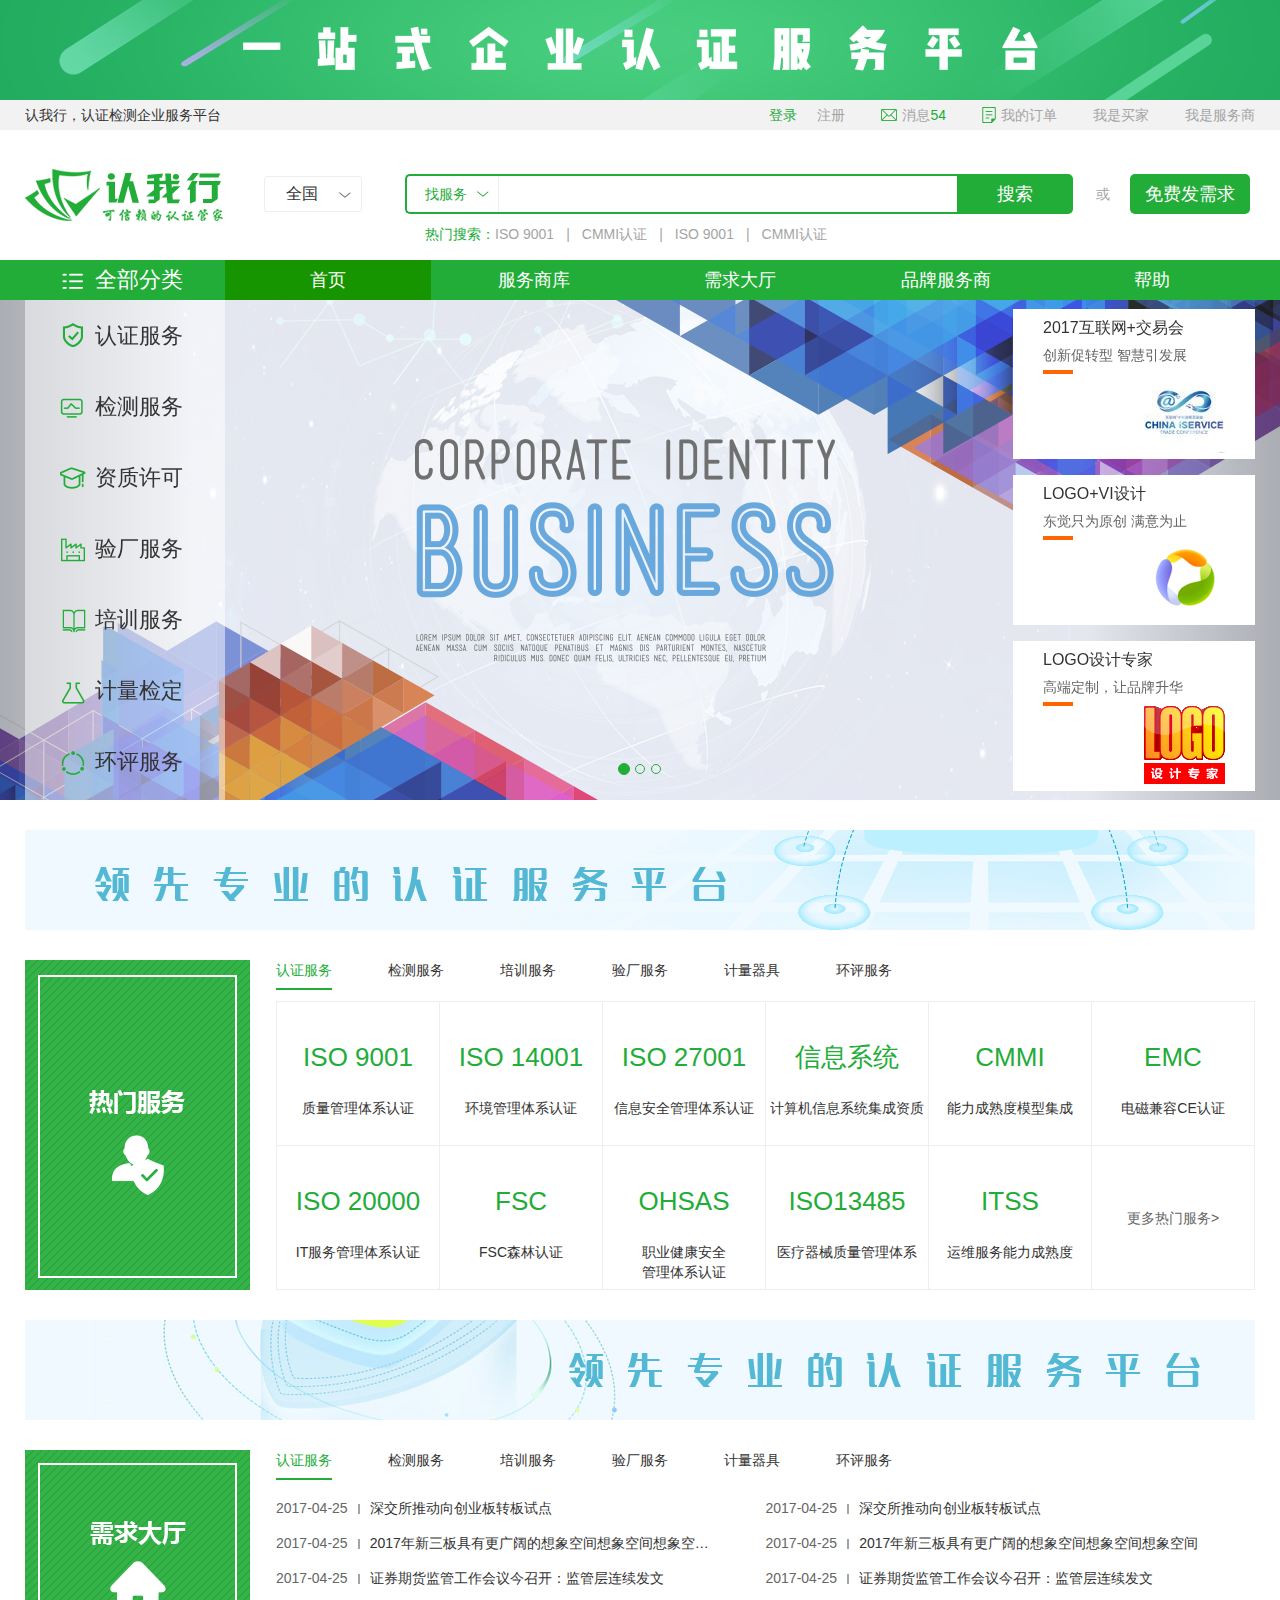
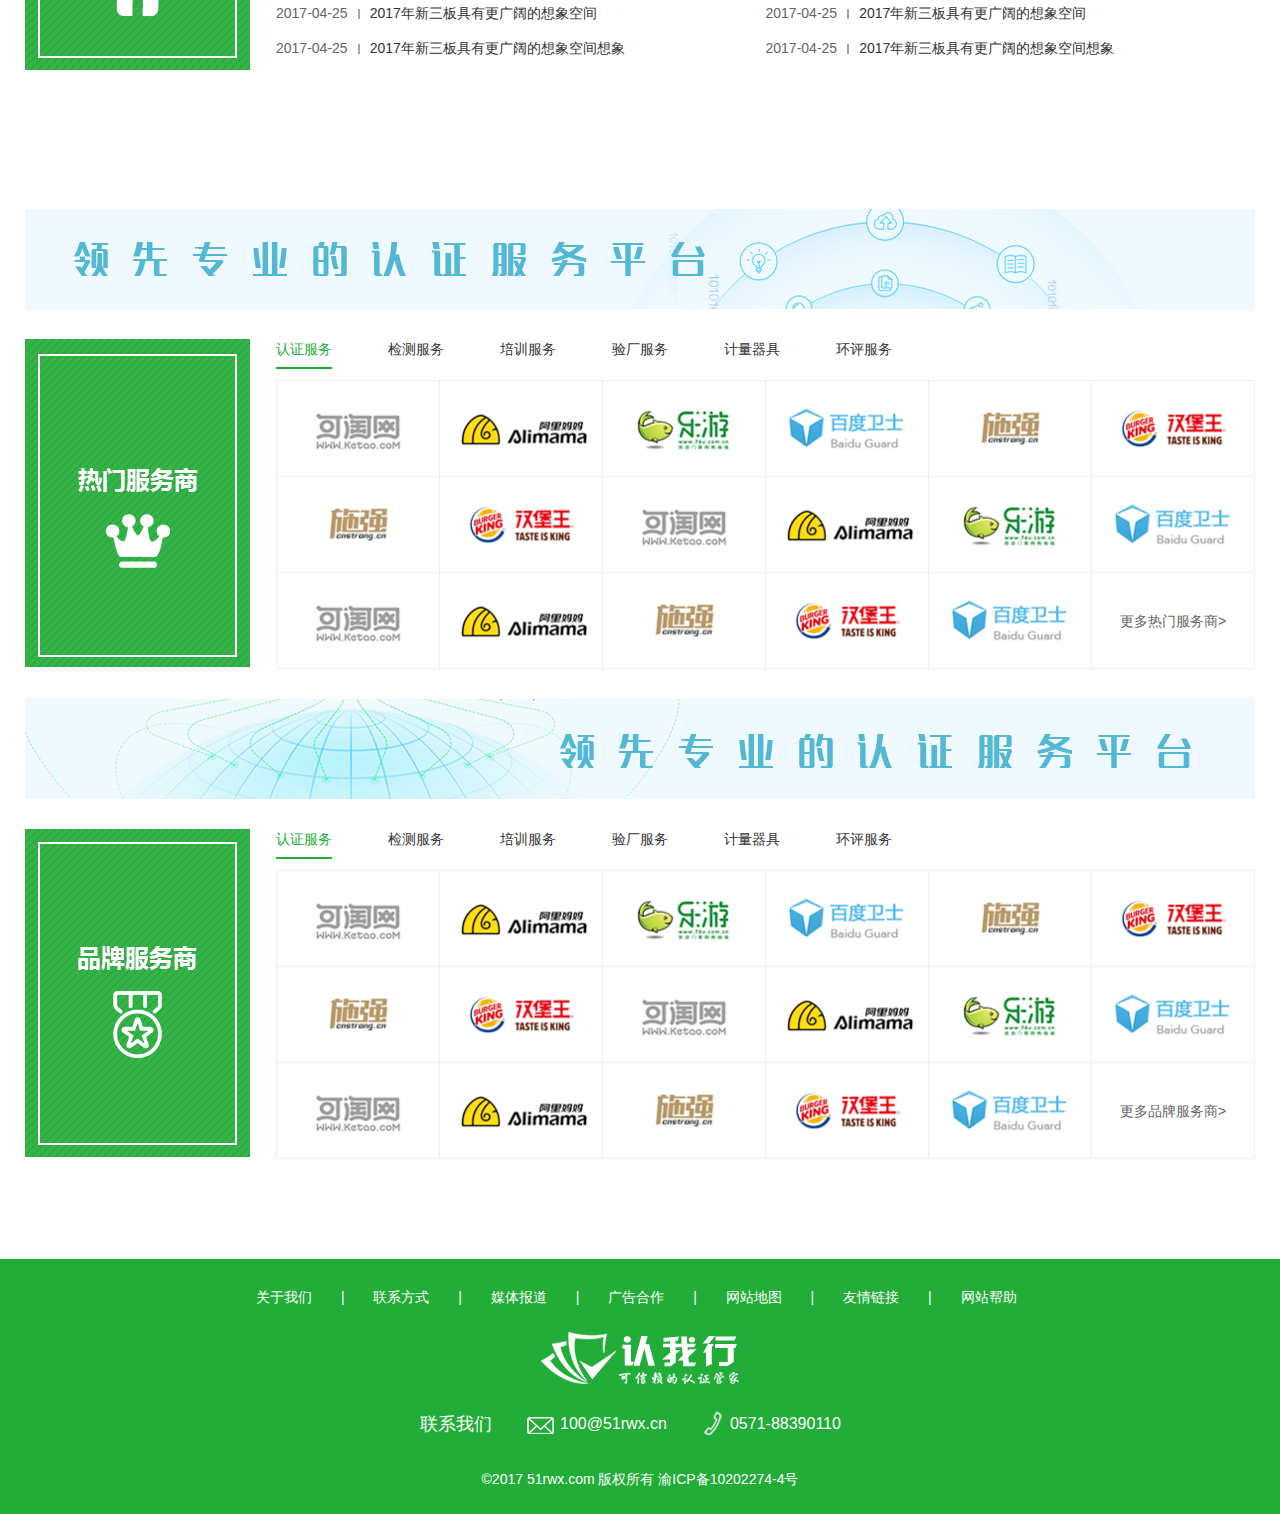
<file: index.html>
<!DOCTYPE html>
<html>  
<head>  
	<meta http-equiv="Content-Type" content="text/html;charset=utf-8" />
	<meta name="keywords" content="" />
	<meta name="description" content="" />
	<title>认我行首页</title>
	<link rel="stylesheet" href="css/bootstrap.css" />
	<link rel="stylesheet" href="css/share.css" />
	<link rel="stylesheet" href="css/topnav.css" />
	<link rel="stylesheet" href="css/index.css" />
	<link rel="stylesheet" href="css/foot.css" />
</head>
<body>
	<a id="topadvertise" class="topadvertise m1230" href=""></a>
	<div id="topbar" class="topbar_box m1230">
		<div class="topbar w1230">
			<p>认我行，认证检测企业服务平台</p>
			<div>
				<a class="a5" href="">我是服务商</a>
				<a class="a4" href="">我是买家</a>
				<a class="a3" href=""><i></i>我的订单</a>
				<a class="a2" href=""><i></i>消息<span>54</span></a>
				<a class="a1 hidden" href="">高山流水</a>
				<a class="a6" href="signup.html">注册</a>
				<a class="a6 a1" href="signin.html">登录</a>
			</div>
		</div>
	</div>
	<header id="header" class="search_box m1230">
		<div class="search clearfix w1230">
			<a class="logo" href="index.html"><img src="./images/img/logo.png" alt=""></a>
			<div class="area">
				<p class="p"><span>全国</span><i></i></p>
			</div>
			<div class="right">
				<form action="">
					<div class="type" id="typeselect">
						<p><span>找服务</span><i></i></p>    
						<div>
					        <span>找服务</span>
					        <span>找服务商</span>
					        <span>找需求</span>
					        <span>找案例</span>
					        <span>地图搜索</span>
					     </div>
					    <input name="" type="hidden" value="" />
					</div>
					<div class="ipt">
						<input type="text">
						<input type="submit" value="搜索">
					</div>
				</form>
				<div class="other">
					<span class="span">或</span>
					<div>
						<a href="">免费发需求</a>
					</div>
				</div>
				<div class="hot">
					<span class="span1">热门搜索：</span>
					<a href="">ISO 9001</a>
					<span>|</span>
					<a href="">CMMI认证</a>
					<span>|</span>
					<a href="">ISO 9001</a>
					<span>|</span>
					<a href="">CMMI认证</a>
				</div>
			</div>
		</div>
	</header>
	<nav id="firstnav" class="nav_box m1230">
		<div class="nav w1230">
			<div class="sec_nav">
				<div class="top"><i></i><span>全部分类</span></div>
				<div class="down">
					<div class="shadow"></div>
					<ul class="sec_ul">
						<li>
							<p class="p"><i class="i1"></i><span>认证服务</span></p>
							<div class="cnt">认证服的内容</div>
						</li>
						<li>
							<p class="p"><i class="i2"></i><span>检测服务</span></p>
							<div class="cnt">检测服的内容</div>
						</li>
						<li>
							<p class="p"><i class="i3"></i><span>资质许可</span></p>
							<div class="cnt">资质许的内容</div>
						</li>
						<li>
							<p class="p"><i class="i4"></i><span>验厂服务</span></p>
							<div class="cnt">验厂服的内容</div>
						</li>
						<li>
							<p class="p"><i class="i5"></i><span>培训服务</span></p>
							<div class="cnt">培训服的内容</div>
						</li>
						<li>
							<p class="p"><i class="i6"></i><span>计量检定</span></p>
							<div class="cnt">计量检的内容</div>
						</li>
						<li>
							<p class="p"><i class="i7"></i><span>环评服务</span></p>
							<div class="cnt">环评服的内容</div>
						</li>
					</ul>
				</div>
			</div>
			<div class="fir_nav">
				<a class="active" href="index.html">首页</a>
				<a href="">服务商库</a>
				<a href="requirement.html">需求大厅</a>
				<a href="">品牌服务商</a>
				<a href="help.html">帮助</a>
			</div>
		</div>
	</nav>
	<div id="myCarousel" class="carousel slide">
	    <ol class="carousel-indicators">
	        <li data-target="#myCarousel" data-slide-to="0" class="active"></li>
	        <li data-target="#myCarousel" data-slide-to="1"></li>
	        <li data-target="#myCarousel" data-slide-to="2"></li>
	    </ol>
	    <div class="carousel-inner">
	        <div class="item active" style="background-image: url(./images/img/mainbanner01.png);">
	        </div>
	        <div class="item" style="background-image: url(./images/img/mainbanner01.png);">
	        </div>
	        <div class="item" style="background-image: url(./images/img/mainbanner01.png);">
	        </div>
	    </div>
	    <a class="carousel-control left" href="#myCarousel" data-slide="prev">
	    </a>
	    <a class="carousel-control right" href="#myCarousel" data-slide="next">
	    </a>
		<div class="banneradver">
			<a href="" class="adv">
				<h3>2017互联网+交易会</h3>
				<p>创新促转型 智慧引发展</p>
				<img src="./images/img/banneradv01.png" alt="">
			</a>
			<a href="" class="adv">
				<h3>LOGO+VI设计</h3>
				<p>东觉只为原创 满意为止</p>
				<img src="./images/img/banneradv02.png" alt="">
			</a>
			<a href="" class="adv">
				<h3>LOGO设计专家</h3>
				<p>高端定制，让品牌升华</p>
				<img src="./images/img/banneradv03.png" alt="">
			</a>
		</div>
	</div>
	<main class="content_box m1230">
		<div class="content w1230">
			<div class="list list1 clearfix">
				<img src="./images/img/advertise01.png" alt="" class="img">
				<div class="cnt">
					<img src="./images/img/sign01.png" alt="">
					<div class="ul_box">
						<ul class="ulsel clearfix" id="ulsel01">
							<li>认证服务</li>
							<li>检测服务</li>
							<li>培训服务</li>
							<li>验厂服务</li>
							<li>计量器具</li>
							<li>环评服务</li>
						</ul>
						<ul class="ulcnt clearfix" id="ulcnt01">
							<li>
								<a href=""><span class="span1">ISO 9001</span><span class="span2">质量管理体系认证</span></a>
								<a href=""><span class="span1">ISO 14001</span><span class="span2">环境管理体系认证</span></a>
								<a href=""><span class="span1">ISO 27001</span><span class="span2">信息安全管理体系认证</span></a>
								<a href=""><span class="span1">信息系统</span><span class="span2">计算机信息系统集成资质</span></a>
								<a href=""><span class="span1">CMMI</span><span class="span2">能力成熟度模型集成</span></a>
								<a href=""><span class="span1">EMC</span><span class="span2">电磁兼容CE认证</span></a>
								<a href=""><span class="span1">ISO 20000</span><span class="span2">IT服务管理体系认证</span></a>
								<a href=""><span class="span1">FSC</span><span class="span2">FSC森林认证</span></a>
								<a href=""><span class="span1">OHSAS</span><span class="span2">职业健康安全<br/>管理体系认证</span></a>
								<a href=""><span class="span1">ISO13485</span><span class="span2">医疗器械质量管理体系</span></a>
								<a href=""><span class="span1">ITSS</span><span class="span2">运维服务能力成熟度</span></a>
								<a href="">更多热门服务&gt;</a>
							</li>
							<li>
								<a href=""><span class="span1">ISO 20000</span><span class="span2">IT服务管理体系认证</span></a>
								<a href=""><span class="span1">FSC</span><span class="span2">FSC森林认证</span></a>
								<a href=""><span class="span1">OHSAS</span><span class="span2">职业健康安全<br/>管理体系认证</span></a>
								<a href=""><span class="span1">ISO13485</span><span class="span2">医疗器械质量管理体系</span></a>
								<a href=""><span class="span1">ITSS</span><span class="span2">运维服务能力成熟度</span></a>
								<a href=""><span class="span1">ISO 9001</span><span class="span2">质量管理体系认证</span></a>
								<a href=""><span class="span1">ISO 14001</span><span class="span2">环境管理体系认证</span></a>
								<a href=""><span class="span1">ISO 27001</span><span class="span2">信息安全管理体系认证</span></a>
								<a href=""><span class="span1">信息系统</span><span class="span2">计算机信息系统集成资质</span></a>
								<a href=""><span class="span1">CMMI</span><span class="span2">能力成熟度模型集成</span></a>
								<a href=""><span class="span1">EMC</span><span class="span2">电磁兼容CE认证</span></a>
								<a href="">更多热门服务&gt;</a>
							</li>
							<li>
								<a href=""><span class="span1">信息系统</span><span class="span2">计算机信息系统集成资质</span></a>
								<a href=""><span class="span1">CMMI</span><span class="span2">能力成熟度模型集成</span></a>
								<a href=""><span class="span1">EMC</span><span class="span2">电磁兼容CE认证</span></a>
								<a href=""><span class="span1">ISO 9001</span><span class="span2">质量管理体系认证</span></a>
								<a href=""><span class="span1">ISO 14001</span><span class="span2">环境管理体系认证</span></a>
								<a href=""><span class="span1">ISO 27001</span><span class="span2">信息安全管理体系认证</span></a>
								<a href=""><span class="span1">ITSS</span><span class="span2">运维服务能力成熟度</span></a>
								<a href=""><span class="span1">ISO 20000</span><span class="span2">IT服务管理体系认证</span></a>
								<a href=""><span class="span1">FSC</span><span class="span2">FSC森林认证</span></a>
								<a href=""><span class="span1">OHSAS</span><span class="span2">职业健康安全<br/>管理体系认证</span></a>
								<a href=""><span class="span1">ISO13485</span><span class="span2">医疗器械质量管理体系</span></a>
								<a href="">更多热门服务&gt;</a>
							</li>
							<li>
								<a href=""><span class="span1">ISO 9001</span><span class="span2">质量管理体系认证</span></a>
								<a href=""><span class="span1">ISO 14001</span><span class="span2">环境管理体系认证</span></a>
								<a href=""><span class="span1">ISO 27001</span><span class="span2">信息安全管理体系认证</span></a>
								<a href=""><span class="span1">OHSAS</span><span class="span2">职业健康安全<br/>管理体系认证</span></a>
								<a href=""><span class="span1">ISO13485</span><span class="span2">医疗器械质量管理体系</span></a>
								<a href=""><span class="span1">ITSS</span><span class="span2">运维服务能力成熟度</span></a>
								<a href=""><span class="span1">信息系统</span><span class="span2">计算机信息系统集成资质</span></a>
								<a href=""><span class="span1">CMMI</span><span class="span2">能力成熟度模型集成</span></a>
								<a href=""><span class="span1">EMC</span><span class="span2">电磁兼容CE认证</span></a>
								<a href=""><span class="span1">ISO 20000</span><span class="span2">IT服务管理体系认证</span></a>
								<a href=""><span class="span1">FSC</span><span class="span2">FSC森林认证</span></a>
								<a href="">更多热门服务&gt;</a>
							</li>
							<li>
								<a href=""><span class="span1">ISO 20000</span><span class="span2">IT服务管理体系认证</span></a>
								<a href=""><span class="span1">ISO 9001</span><span class="span2">质量管理体系认证</span></a>
								<a href=""><span class="span1">ISO 14001</span><span class="span2">环境管理体系认证</span></a>
								<a href=""><span class="span1">EMC</span><span class="span2">电磁兼容CE认证</span></a>
								<a href=""><span class="span1">FSC</span><span class="span2">FSC森林认证</span></a>
								<a href=""><span class="span1">OHSAS</span><span class="span2">职业健康安全<br/>管理体系认证</span></a>
								<a href=""><span class="span1">ISO13485</span><span class="span2">医疗器械质量管理体系</span></a>
								<a href=""><span class="span1">ITSS</span><span class="span2">运维服务能力成熟度</span></a>
								<a href=""><span class="span1">ISO 27001</span><span class="span2">信息安全管理体系认证</span></a>
								<a href=""><span class="span1">信息系统</span><span class="span2">计算机信息系统集成资质</span></a>
								<a href=""><span class="span1">CMMI</span><span class="span2">能力成熟度模型集成</span></a>
								<a href="">更多热门服务&gt;</a>
							</li>
							<li>
								<a href=""><span class="span1">ISO 9001</span><span class="span2">质量管理体系认证</span></a>
								<a href=""><span class="span1">ISO 14001</span><span class="span2">环境管理体系认证</span></a>
								<a href=""><span class="span1">OHSAS</span><span class="span2">职业健康安全<br/>管理体系认证</span></a>
								<a href=""><span class="span1">ISO 27001</span><span class="span2">信息安全管理体系认证</span></a>
								<a href=""><span class="span1">ISO 20000</span><span class="span2">IT服务管理体系认证</span></a>
								<a href=""><span class="span1">CMMI</span><span class="span2">能力成熟度模型集成</span></a>
								<a href=""><span class="span1">EMC</span><span class="span2">电磁兼容CE认证</span></a>
								<a href=""><span class="span1">FSC</span><span class="span2">FSC森林认证</span></a>
								<a href=""><span class="span1">信息系统</span><span class="span2">计算机信息系统集成资质</span></a>
								<a href=""><span class="span1">ISO13485</span><span class="span2">医疗器械质量管理体系</span></a>
								<a href=""><span class="span1">ITSS</span><span class="span2">运维服务能力成熟度</span></a>
								<a href="">更多热门服务&gt;</a>
							</li>
						</ul>
					</div>
				</div>
			</div>
			<div class="list list2 clearfix">
				<img src="./images/img/advertise02.png" alt="" class="img">
				<div class="cnt">
					<img src="./images/img/sign02.png" alt="">
					<div class="ul_box">
						<ul class="ulsel clearfix" id="ulsel02">
							<li>认证服务</li>
							<li>检测服务</li>
							<li>培训服务</li>
							<li>验厂服务</li>
							<li>计量器具</li>
							<li>环评服务</li>
						</ul>
						<ul class="ulcnt clearfix" id="ulcnt02">
							<li>
								<p><span>2017-04-25</span><i></i><a href="">深交所推动向创业板转板试点</a></p>
								<p><span>2017-04-25</span><i></i><a href="">深交所推动向创业板转板试点</a></p>
								<p><span>2017-04-25</span><i></i><a href="">2017年新三板具有更广阔的想象空间想象空间想象空间想象空间</a></p>
								<p><span>2017-04-25</span><i></i><a href="">2017年新三板具有更广阔的想象空间想象空间想象空间</a></p>
								<p><span>2017-04-25</span><i></i><a href="">证券期货监管工作会议今召开：监管层连续发文</a></p>
								<p><span>2017-04-25</span><i></i><a href="">证券期货监管工作会议今召开：监管层连续发文</a></p>
								<p><span>2017-04-25</span><i></i><a href="">2017年新三板具有更广阔的想象空间</a></p>
								<p><span>2017-04-25</span><i></i><a href="">2017年新三板具有更广阔的想象空间</a></p>
								<p><span>2017-04-25</span><i></i><a href="">2017年新三板具有更广阔的想象空间想象</a></p>
								<p><span>2017-04-25</span><i></i><a href="">2017年新三板具有更广阔的想象空间想象</a></p>
							</li>
							<li>
								<p><span>2017-05-21</span><i></i><a href="">2017年新三板具有更广阔的想象空间想象空间想象空间</a></p>
								<p><span>2017-05-21</span><i></i><a href="">证券期货监管工作会议今召开：监管层连续发文</a></p>
								<p><span>2017-05-21</span><i></i><a href="">2017年新三板具有更广阔的想象空间想象</a></p>
								<p><span>2017-05-21</span><i></i><a href="">证券期货监管工作会议今召开：监管层连续发文</a></p>
								<p><span>2017-05-21</span><i></i><a href="">深交所推动向创业板转板试点</a></p>
								<p><span>2017-05-21</span><i></i><a href="">深交所推动向创业板转板试点</a></p>
								<p><span>2017-05-21</span><i></i><a href="">2017年新三板具有更广阔的想象空间想象空间想象空间想象空间</a></p>
								<p><span>2017-05-21</span><i></i><a href="">2017年新三板具有更广阔的想象空间</a></p>
								<p><span>2017-05-21</span><i></i><a href="">2017年新三板具有更广阔的想象空间</a></p>
								<p><span>2017-05-21</span><i></i><a href="">2017年新三板具有更广阔的想象空间想象</a></p>
							</li>
							<li>
								<p><span>2017-05-18</span><i></i><a href="">深交所推动向创业板转板试点</a></p>
								<p><span>2017-05-18</span><i></i><a href="">深交所推动向创业板转板试点</a></p>
								<p><span>2017-05-18</span><i></i><a href="">证券期货监管工作会议今召开：监管层连续发文</a></p>
								<p><span>2017-05-18</span><i></i><a href="">2017年新三板具有更广阔的想象空间想象空间想象空间想象空间</a></p>
								<p><span>2017-05-18</span><i></i><a href="">2017年新三板具有更广阔的想象空间想象空间想象空间</a></p>
								<p><span>2017-05-18</span><i></i><a href="">证券期货监管工作会议今召开：监管层连续发文</a></p>
								<p><span>2017-05-18</span><i></i><a href="">2017年新三板具有更广阔的想象空间</a></p>
								<p><span>2017-05-18</span><i></i><a href="">2017年新三板具有更广阔的想象空间</a></p>
								<p><span>2017-05-18</span><i></i><a href="">2017年新三板具有更广阔的想象空间想象</a></p>
								<p><span>2017-05-18</span><i></i><a href="">2017年新三板具有更广阔的想象空间想象</a></p>
							</li>
							<li>
								<p><span>2017-06-01</span><i></i><a href="">深交所推动向创业板转板试点</a></p>
								<p><span>2017-06-01</span><i></i><a href="">深交所推动向创业板转板试点</a></p>
								<p><span>2017-06-01</span><i></i><a href="">2017年新三板具有更广阔的想象空间想象空间想象空间</a></p>
								<p><span>2017-06-01</span><i></i><a href="">2017年新三板具有更广阔的想象空间想象</a></p>
								<p><span>2017-06-01</span><i></i><a href="">2017年新三板具有更广阔的想象空间想象</a></p>
								<p><span>2017-06-01</span><i></i><a href="">2017年新三板具有更广阔的想象空间想象空间想象空间想象空间</a></p>
								<p><span>2017-06-01</span><i></i><a href="">证券期货监管工作会议今召开：监管层连续发文</a></p>
								<p><span>2017-06-01</span><i></i><a href="">证券期货监管工作会议今召开：监管层连续发文</a></p>
								<p><span>2017-06-01</span><i></i><a href="">2017年新三板具有更广阔的想象空间</a></p>
								<p><span>2017-06-01</span><i></i><a href="">2017年新三板具有更广阔的想象空间</a></p>
							</li>
							<li>
								<p><span>2017-06-08</span><i></i><a href="">深交所推动向创业板转板试点</a></p>
								<p><span>2017-06-08</span><i></i><a href="">2017年新三板具有更广阔的想象空间</a></p>
								<p><span>2017-06-08</span><i></i><a href="">2017年新三板具有更广阔的想象空间想象</a></p>
								<p><span>2017-06-08</span><i></i><a href="">2017年新三板具有更广阔的想象空间想象</a></p>
								<p><span>2017-06-08</span><i></i><a href="">2017年新三板具有更广阔的想象空间想象空间想象空间想象空间</a></p>
								<p><span>2017-06-08</span><i></i><a href="">2017年新三板具有更广阔的想象空间想象空间想象空间</a></p>
								<p><span>2017-06-08</span><i></i><a href="">深交所推动向创业板转板试点</a></p>
								<p><span>2017-06-08</span><i></i><a href="">证券期货监管工作会议今召开：监管层连续发文</a></p>
								<p><span>2017-06-08</span><i></i><a href="">证券期货监管工作会议今召开：监管层连续发文</a></p>
								<p><span>2017-06-08</span><i></i><a href="">2017年新三板具有更广阔的想象空间</a></p>
							</li>
							<li>
								<p><span>2017-05-30</span><i></i><a href="">深交所推动向创业板转板试点</a></p>
								<p><span>2017-05-30</span><i></i><a href="">2017年新三板具有更广阔的想象空间想象空间想象空间</a></p>
								<p><span>2017-05-30</span><i></i><a href="">证券期货监管工作会议今召开：监管层连续发文</a></p>
								<p><span>2017-05-30</span><i></i><a href="">2017年新三板具有更广阔的想象空间</a></p>
								<p><span>2017-05-30</span><i></i><a href="">2017年新三板具有更广阔的想象空间想象空间想象空间想象空间</a></p>
								<p><span>2017-05-30</span><i></i><a href="">证券期货监管工作会议今召开：监管层连续发文</a></p>
								<p><span>2017-05-30</span><i></i><a href="">2017年新三板具有更广阔的想象空间</a></p>
								<p><span>2017-05-30</span><i></i><a href="">2017年新三板具有更广阔的想象空间想象</a></p>
								<p><span>2017-05-30</span><i></i><a href="">深交所推动向创业板转板试点</a></p>
								<p><span>2017-05-30</span><i></i><a href="">2017年新三板具有更广阔的想象空间想象</a></p>
							</li>
						</ul>
					</div>
				</div>
			</div>
			<div class="list list3 clearfix">
				<img src="./images/img/advertise03.png" alt="" class="img">
				<div class="cnt">
					<img src="./images/img/sign03.png" alt="">
					<div class="ul_box">
						<ul class="ulsel clearfix" id="ulsel03">
							<li>认证服务</li>
							<li>检测服务</li>
							<li>培训服务</li>
							<li>验厂服务</li>
							<li>计量器具</li>
							<li>环评服务</li>
						</ul>
						<ul class="ulcnt clearfix" id="ulcnt03">
							<li>
								<a href=""><img src="./images/img/business01.png" alt=""></a>
								<a href=""><img src="./images/img/business02.png" alt=""></a>
								<a href=""><img src="./images/img/business03.png" alt=""></a>
								<a href=""><img src="./images/img/business04.png" alt=""></a>
								<a href=""><img src="./images/img/business05.png" alt=""></a>
								<a href=""><img src="./images/img/business06.png" alt=""></a>
								<a href=""><img src="./images/img/business05.png" alt=""></a>
								<a href=""><img src="./images/img/business06.png" alt=""></a>
								<a href=""><img src="./images/img/business01.png" alt=""></a>
								<a href=""><img src="./images/img/business02.png" alt=""></a>
								<a href=""><img src="./images/img/business03.png" alt=""></a>
								<a href=""><img src="./images/img/business04.png" alt=""></a>
								<a href=""><img src="./images/img/business01.png" alt=""></a>
								<a href=""><img src="./images/img/business02.png" alt=""></a>
								<a href=""><img src="./images/img/business05.png" alt=""></a>
								<a href=""><img src="./images/img/business06.png" alt=""></a>
								<a href=""><img src="./images/img/business04.png" alt=""></a>
								<a href="">更多热门服务商&gt;</a>
							</li>
							<li>
								<a href=""><img src="./images/img/business02.png" alt=""></a>
								<a href=""><img src="./images/img/business01.png" alt=""></a>
								<a href=""><img src="./images/img/business04.png" alt=""></a>
								<a href=""><img src="./images/img/business03.png" alt=""></a>
								<a href=""><img src="./images/img/business05.png" alt=""></a>
								<a href=""><img src="./images/img/business06.png" alt=""></a>
								<a href=""><img src="./images/img/business01.png" alt=""></a>
								<a href=""><img src="./images/img/business01.png" alt=""></a>
								<a href=""><img src="./images/img/business01.png" alt=""></a>
								<a href=""><img src="./images/img/business01.png" alt=""></a>
								<a href=""><img src="./images/img/business03.png" alt=""></a>
								<a href=""><img src="./images/img/business04.png" alt=""></a>
								<a href=""><img src="./images/img/business01.png" alt=""></a>
								<a href=""><img src="./images/img/business03.png" alt=""></a>
								<a href=""><img src="./images/img/business05.png" alt=""></a>
								<a href=""><img src="./images/img/business06.png" alt=""></a>
								<a href=""><img src="./images/img/business04.png" alt=""></a>
								<a href="">更多热门服务商&gt;</a>
							</li>
							<li>
								<a href=""><img src="./images/img/business06.png" alt=""></a>
								<a href=""><img src="./images/img/business05.png" alt=""></a>
								<a href=""><img src="./images/img/business04.png" alt=""></a>
								<a href=""><img src="./images/img/business03.png" alt=""></a>
								<a href=""><img src="./images/img/business02.png" alt=""></a>
								<a href=""><img src="./images/img/business01.png" alt=""></a>
								<a href=""><img src="./images/img/business02.png" alt=""></a>
								<a href=""><img src="./images/img/business03.png" alt=""></a>
								<a href=""><img src="./images/img/business04.png" alt=""></a>
								<a href=""><img src="./images/img/business05.png" alt=""></a>
								<a href=""><img src="./images/img/business06.png" alt=""></a>
								<a href=""><img src="./images/img/business05.png" alt=""></a>
								<a href=""><img src="./images/img/business04.png" alt=""></a>
								<a href=""><img src="./images/img/business03.png" alt=""></a>
								<a href=""><img src="./images/img/business02.png" alt=""></a>
								<a href=""><img src="./images/img/business01.png" alt=""></a>
								<a href=""><img src="./images/img/business02.png" alt=""></a>
								<a href="">更多热门服务商&gt;</a>
							</li>
							<li>
								<a href=""><img src="./images/img/business05.png" alt=""></a>
								<a href=""><img src="./images/img/business04.png" alt=""></a>
								<a href=""><img src="./images/img/business03.png" alt=""></a>
								<a href=""><img src="./images/img/business02.png" alt=""></a>
								<a href=""><img src="./images/img/business01.png" alt=""></a>
								<a href=""><img src="./images/img/business02.png" alt=""></a>
								<a href=""><img src="./images/img/business03.png" alt=""></a>
								<a href=""><img src="./images/img/business04.png" alt=""></a>
								<a href=""><img src="./images/img/business05.png" alt=""></a>
								<a href=""><img src="./images/img/business06.png" alt=""></a>
								<a href=""><img src="./images/img/business05.png" alt=""></a>
								<a href=""><img src="./images/img/business04.png" alt=""></a>
								<a href=""><img src="./images/img/business03.png" alt=""></a>
								<a href=""><img src="./images/img/business02.png" alt=""></a>
								<a href=""><img src="./images/img/business01.png" alt=""></a>
								<a href=""><img src="./images/img/business02.png" alt=""></a>
								<a href=""><img src="./images/img/business03.png" alt=""></a>
								<a href="">更多热门服务商&gt;</a>
							</li>
							<li>
								<a href=""><img src="./images/img/business04.png" alt=""></a>
								<a href=""><img src="./images/img/business05.png" alt=""></a>
								<a href=""><img src="./images/img/business04.png" alt=""></a>
								<a href=""><img src="./images/img/business03.png" alt=""></a>
								<a href=""><img src="./images/img/business02.png" alt=""></a>
								<a href=""><img src="./images/img/business01.png" alt=""></a>
								<a href=""><img src="./images/img/business02.png" alt=""></a>
								<a href=""><img src="./images/img/business03.png" alt=""></a>
								<a href=""><img src="./images/img/business04.png" alt=""></a>
								<a href=""><img src="./images/img/business05.png" alt=""></a>
								<a href=""><img src="./images/img/business06.png" alt=""></a>
								<a href=""><img src="./images/img/business05.png" alt=""></a>
								<a href=""><img src="./images/img/business04.png" alt=""></a>
								<a href=""><img src="./images/img/business03.png" alt=""></a>
								<a href=""><img src="./images/img/business02.png" alt=""></a>
								<a href=""><img src="./images/img/business01.png" alt=""></a>
								<a href=""><img src="./images/img/business02.png" alt=""></a>
								<a href="">更多热门服务商&gt;</a>
							</li>
							<li>
								<a href=""><img src="./images/img/business02.png" alt=""></a>
								<a href=""><img src="./images/img/business04.png" alt=""></a>
								<a href=""><img src="./images/img/business05.png" alt=""></a>
								<a href=""><img src="./images/img/business04.png" alt=""></a>
								<a href=""><img src="./images/img/business03.png" alt=""></a>
								<a href=""><img src="./images/img/business02.png" alt=""></a>
								<a href=""><img src="./images/img/business01.png" alt=""></a>
								<a href=""><img src="./images/img/business02.png" alt=""></a>
								<a href=""><img src="./images/img/business03.png" alt=""></a>
								<a href=""><img src="./images/img/business04.png" alt=""></a>
								<a href=""><img src="./images/img/business05.png" alt=""></a>
								<a href=""><img src="./images/img/business06.png" alt=""></a>
								<a href=""><img src="./images/img/business05.png" alt=""></a>
								<a href=""><img src="./images/img/business04.png" alt=""></a>
								<a href=""><img src="./images/img/business03.png" alt=""></a>
								<a href=""><img src="./images/img/business02.png" alt=""></a>
								<a href=""><img src="./images/img/business01.png" alt=""></a>
								<a href="">更多热门服务商&gt;</a>
							</li>
						</ul>
					</div>
				</div>
			</div>
			<div class="list list3 clearfix">
				<img src="./images/img/advertise04.png" alt="" class="img">
				<div class="cnt">
					<img src="./images/img/sign04.png" alt="">
					<div class="ul_box">
						<ul class="ulsel clearfix" id="ulsel04">
							<li>认证服务</li>
							<li>检测服务</li>
							<li>培训服务</li>
							<li>验厂服务</li>
							<li>计量器具</li>
							<li>环评服务</li>
						</ul>
						<ul class="ulcnt clearfix" id="ulcnt04">
							<li>
								<a href=""><img src="./images/img/business01.png" alt=""></a>
								<a href=""><img src="./images/img/business02.png" alt=""></a>
								<a href=""><img src="./images/img/business03.png" alt=""></a>
								<a href=""><img src="./images/img/business04.png" alt=""></a>
								<a href=""><img src="./images/img/business05.png" alt=""></a>
								<a href=""><img src="./images/img/business06.png" alt=""></a>
								<a href=""><img src="./images/img/business05.png" alt=""></a>
								<a href=""><img src="./images/img/business06.png" alt=""></a>
								<a href=""><img src="./images/img/business01.png" alt=""></a>
								<a href=""><img src="./images/img/business02.png" alt=""></a>
								<a href=""><img src="./images/img/business03.png" alt=""></a>
								<a href=""><img src="./images/img/business04.png" alt=""></a>
								<a href=""><img src="./images/img/business01.png" alt=""></a>
								<a href=""><img src="./images/img/business02.png" alt=""></a>
								<a href=""><img src="./images/img/business05.png" alt=""></a>
								<a href=""><img src="./images/img/business06.png" alt=""></a>
								<a href=""><img src="./images/img/business04.png" alt=""></a>
								<a href="">更多品牌服务商&gt;</a>
							</li>
							<li>
								<a href=""><img src="./images/img/business02.png" alt=""></a>
								<a href=""><img src="./images/img/business01.png" alt=""></a>
								<a href=""><img src="./images/img/business04.png" alt=""></a>
								<a href=""><img src="./images/img/business03.png" alt=""></a>
								<a href=""><img src="./images/img/business05.png" alt=""></a>
								<a href=""><img src="./images/img/business06.png" alt=""></a>
								<a href=""><img src="./images/img/business01.png" alt=""></a>
								<a href=""><img src="./images/img/business01.png" alt=""></a>
								<a href=""><img src="./images/img/business01.png" alt=""></a>
								<a href=""><img src="./images/img/business01.png" alt=""></a>
								<a href=""><img src="./images/img/business03.png" alt=""></a>
								<a href=""><img src="./images/img/business04.png" alt=""></a>
								<a href=""><img src="./images/img/business01.png" alt=""></a>
								<a href=""><img src="./images/img/business03.png" alt=""></a>
								<a href=""><img src="./images/img/business05.png" alt=""></a>
								<a href=""><img src="./images/img/business06.png" alt=""></a>
								<a href=""><img src="./images/img/business04.png" alt=""></a>
								<a href="">更多品牌服务商&gt;</a>
							</li>
							<li>
								<a href=""><img src="./images/img/business06.png" alt=""></a>
								<a href=""><img src="./images/img/business05.png" alt=""></a>
								<a href=""><img src="./images/img/business04.png" alt=""></a>
								<a href=""><img src="./images/img/business03.png" alt=""></a>
								<a href=""><img src="./images/img/business02.png" alt=""></a>
								<a href=""><img src="./images/img/business01.png" alt=""></a>
								<a href=""><img src="./images/img/business02.png" alt=""></a>
								<a href=""><img src="./images/img/business03.png" alt=""></a>
								<a href=""><img src="./images/img/business04.png" alt=""></a>
								<a href=""><img src="./images/img/business05.png" alt=""></a>
								<a href=""><img src="./images/img/business06.png" alt=""></a>
								<a href=""><img src="./images/img/business05.png" alt=""></a>
								<a href=""><img src="./images/img/business04.png" alt=""></a>
								<a href=""><img src="./images/img/business03.png" alt=""></a>
								<a href=""><img src="./images/img/business02.png" alt=""></a>
								<a href=""><img src="./images/img/business01.png" alt=""></a>
								<a href=""><img src="./images/img/business02.png" alt=""></a>
								<a href="">更多品牌服务商&gt;</a>
							</li>
							<li>
								<a href=""><img src="./images/img/business05.png" alt=""></a>
								<a href=""><img src="./images/img/business04.png" alt=""></a>
								<a href=""><img src="./images/img/business03.png" alt=""></a>
								<a href=""><img src="./images/img/business02.png" alt=""></a>
								<a href=""><img src="./images/img/business01.png" alt=""></a>
								<a href=""><img src="./images/img/business02.png" alt=""></a>
								<a href=""><img src="./images/img/business03.png" alt=""></a>
								<a href=""><img src="./images/img/business04.png" alt=""></a>
								<a href=""><img src="./images/img/business05.png" alt=""></a>
								<a href=""><img src="./images/img/business06.png" alt=""></a>
								<a href=""><img src="./images/img/business05.png" alt=""></a>
								<a href=""><img src="./images/img/business04.png" alt=""></a>
								<a href=""><img src="./images/img/business03.png" alt=""></a>
								<a href=""><img src="./images/img/business02.png" alt=""></a>
								<a href=""><img src="./images/img/business01.png" alt=""></a>
								<a href=""><img src="./images/img/business02.png" alt=""></a>
								<a href=""><img src="./images/img/business03.png" alt=""></a>
								<a href="">更多品牌服务商&gt;</a>
							</li>
							<li>
								<a href=""><img src="./images/img/business04.png" alt=""></a>
								<a href=""><img src="./images/img/business05.png" alt=""></a>
								<a href=""><img src="./images/img/business04.png" alt=""></a>
								<a href=""><img src="./images/img/business03.png" alt=""></a>
								<a href=""><img src="./images/img/business02.png" alt=""></a>
								<a href=""><img src="./images/img/business01.png" alt=""></a>
								<a href=""><img src="./images/img/business02.png" alt=""></a>
								<a href=""><img src="./images/img/business03.png" alt=""></a>
								<a href=""><img src="./images/img/business04.png" alt=""></a>
								<a href=""><img src="./images/img/business05.png" alt=""></a>
								<a href=""><img src="./images/img/business06.png" alt=""></a>
								<a href=""><img src="./images/img/business05.png" alt=""></a>
								<a href=""><img src="./images/img/business04.png" alt=""></a>
								<a href=""><img src="./images/img/business03.png" alt=""></a>
								<a href=""><img src="./images/img/business02.png" alt=""></a>
								<a href=""><img src="./images/img/business01.png" alt=""></a>
								<a href=""><img src="./images/img/business02.png" alt=""></a>
								<a href="">更多品牌服务商&gt;</a>
							</li>
							<li>
								<a href=""><img src="./images/img/business02.png" alt=""></a>
								<a href=""><img src="./images/img/business04.png" alt=""></a>
								<a href=""><img src="./images/img/business05.png" alt=""></a>
								<a href=""><img src="./images/img/business04.png" alt=""></a>
								<a href=""><img src="./images/img/business03.png" alt=""></a>
								<a href=""><img src="./images/img/business02.png" alt=""></a>
								<a href=""><img src="./images/img/business01.png" alt=""></a>
								<a href=""><img src="./images/img/business02.png" alt=""></a>
								<a href=""><img src="./images/img/business03.png" alt=""></a>
								<a href=""><img src="./images/img/business04.png" alt=""></a>
								<a href=""><img src="./images/img/business05.png" alt=""></a>
								<a href=""><img src="./images/img/business06.png" alt=""></a>
								<a href=""><img src="./images/img/business05.png" alt=""></a>
								<a href=""><img src="./images/img/business04.png" alt=""></a>
								<a href=""><img src="./images/img/business03.png" alt=""></a>
								<a href=""><img src="./images/img/business02.png" alt=""></a>
								<a href=""><img src="./images/img/business01.png" alt=""></a>
								<a href="">更多品牌服务商&gt;</a>
							</li>
						</ul>
					</div>
				</div>
			</div>
		</div>
	</main>

	<footer class="footer_box m1230">
		<div class="footer w1230">
			<div class="href">
				<a href="">关于我们</a>
				<span>|</span>
				<a href="">联系方式</a>
				<span>|</span>
				<a href="">媒体报道</a>
				<span>|</span>
				<a href="">广告合作</a>
				<span>|</span>
				<a href="">网站地图</a>
				<span>|</span>
				<a href="">友情链接</a>
				<span>|</span>
				<a href="">网站帮助</a>
			</div>
			<div class="img"></div>
			<address>
				<p class="p1">联系我们</p>
				<p class="p2"><i></i><span>100@51rwx.cn</span></p>
				<p class="p2 p3"><i></i><span>0571-88390110</span></p>
			</address>
			<p class="copy">&copy;2017 51rwx.com 版权所有 渝ICP备10202274-4号</p>
		</div>
	</footer>

	<script src="js/jquery-1.9.1.min.js"></script>
	<script src="js/bootstrap.min.js"></script>
	<script src="js/topnav.js"></script>
	<script src="js/index.js"></script>
</body>
</html>
</file>
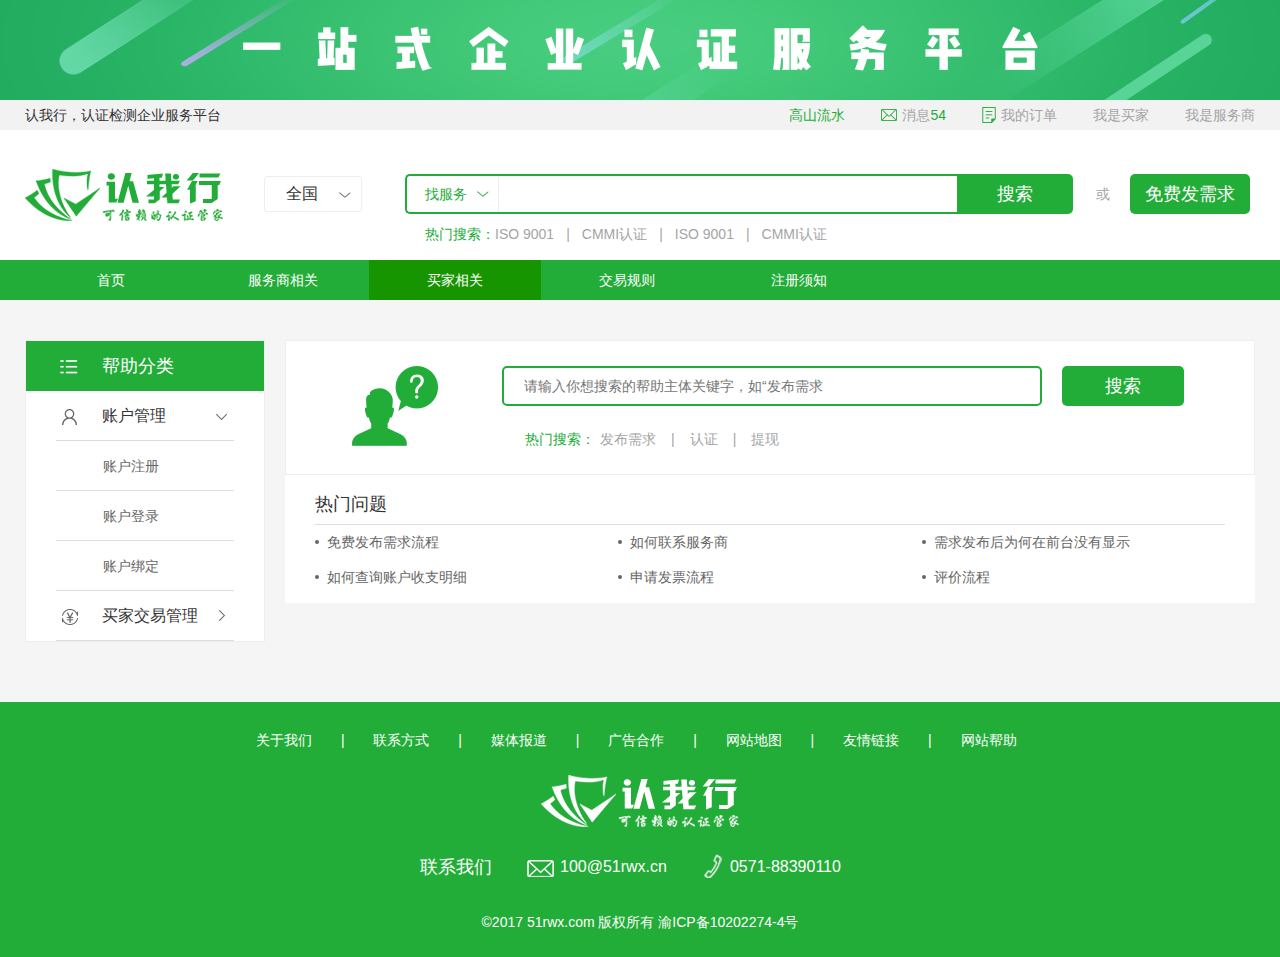
<file: help.html>
<!DOCTYPE html>
<html>  
<head>  
    <meta http-equiv="Content-Type" content="text/html;charset=utf-8" />
    <meta name="keywords" content="" />
    <meta name="description" content="" />
    <title>认我行帮助首页</title>
    <link rel="stylesheet" href="css/bootstrap.css" />
    <link rel="stylesheet" href="css/share.css" />
    <link rel="stylesheet" href="css/topnav.css" />
    <link rel="stylesheet" href="css/help.css" />
    <link rel="stylesheet" href="css/foot.css" />
</head>
<body>
  <a id="topadvertise" class="topadvertise m1230" href=""></a>
  <div id="topbar" class="topbar_box m1230">
    <div class="topbar w1230">
      <p>认我行，认证检测企业服务平台</p>
      <div>
        <a class="a5" href="">我是服务商</a>
        <a class="a4" href="">我是买家</a>
        <a class="a3" href=""><i></i>我的订单</a>
        <a class="a2" href=""><i></i>消息<span>54</span></a>
        <a class="a1" href="">高山流水</a>
        <a class="a6 hidden" href="signup.html">注册</a>
        <a class="a6 a1 hidden" href="signin.html">登录</a>
      </div>
    </div>
  </div>
  <header id="header" class="search_box m1230">
    <div class="search clearfix w1230">
      <a class="logo" href="index.html"><img src="./images/img/logo.png" alt=""></a>
      <div class="area">
        <p class="p"><span>全国</span><i></i></p>
      </div>
      <div class="right">
        <form action="">
          <div class="type" id="typeselect">
            <p><span>找服务</span><i></i></p>    
            <div>
                  <span>找服务</span>
                  <span>找服务商</span>
                  <span>找需求</span>
                  <span>找案例</span>
                  <span>地图搜索</span>
               </div>
              <input name="" type="hidden" value="" />
          </div>
          <div class="ipt">
            <input type="text">
            <input type="submit" value="搜索">
          </div>
        </form>
        <div class="other">
          <span class="span">或</span>
          <div>
            <a href="">免费发需求</a>
          </div>
        </div>
        <div class="hot">
          <span class="span1">热门搜索：</span>
          <a href="">ISO 9001</a>
          <span>|</span>
          <a href="">CMMI认证</a>
          <span>|</span>
          <a href="">ISO 9001</a>
          <span>|</span>
          <a href="">CMMI认证</a>
        </div>
      </div>
    </div>
  </header>
    <nav class="helpnav_box m1230">
        <div class="helpnav w1230">
            <a href="index.html">首页</a>
            <a href="">服务商相关</a>
            <a href="help.html" class="active">买家相关</a>
            <a href="">交易规则</a>
            <a href="">注册须知</a>
        </div>
    </nav>

    <main class="helpmain_box m1230">
        <div class="helpmain w1230">
            <div class="select clearfix">
                <header><i></i>帮助分类</header>
                <ul class="ulsel">
                    <li class="curr">
                        <div><i class="i1"></i>账户管理<i class="i2"></i></div>
                        <ul>
                            <li><a href="helplist.html">账户注册</a></li>
                            <li><a href="helplist.html">账户登录</a></li>
                            <li><a href="helplist.html">账户绑定</a></li>
                        </ul>
                    </li>
                    <li>
                        <div><i class="i1 i3"></i>买家交易管理<i class="i2"></i></div>
                        <ul>
                            <li><a href="helplist.html">名词解释</a></li>
                        </ul>
                    </li>
                </ul>
            </div>
            <div class="helpcnt">
                <div class="search clearfix">
                    <img src="./images/img/help01.png" alt="">
                    <form action="">
                        <input type="text" placeholder="请输入你想搜索的帮助主体关键字，如“发布需求">
                        <button type="submit">搜索</button>
                        <p><span class="span1">热门搜索：</span><a href="">发布需求</a>
                        <span>|</span>
                        <a href="">认证</a>
                        <span>|</span>
                        <a href="">提现</a></p>
                    </form>
                </div>
                <div class="result clearfix">
                    <div class="head">热门问题</div>
                    <ul class="ul1">
                        <li><i></i><a href="">免费发布需求流程</a></li>
                        <li><i></i><a href="">如何联系服务商</a></li>
                        <li><i></i><a href="">需求发布后为何在前台没有显示</a></li>
                        <li><i></i><a href="">如何查询账户收支明细</a></li>
                        <li><i></i><a href="">申请发票流程</a></li>
                        <li><i></i><a href="">评价流程</a></li>
                    </ul>
                </div>
            </div>
        </div>
    </main>
    <footer class="footer_box m1230">
    <div class="footer w1230">
      <div class="href">
        <a href="">关于我们</a>
        <span>|</span>
        <a href="">联系方式</a>
        <span>|</span>
        <a href="">媒体报道</a>
        <span>|</span>
        <a href="">广告合作</a>
        <span>|</span>
        <a href="">网站地图</a>
        <span>|</span>
        <a href="">友情链接</a>
        <span>|</span>
        <a href="">网站帮助</a>
      </div>
      <div class="img"></div>
      <address>
        <p class="p1">联系我们</p>
        <p class="p2"><i></i><span>100@51rwx.cn</span></p>
        <p class="p2 p3"><i></i><span>0571-88390110</span></p>
      </address>
      <p class="copy">&copy;2017 51rwx.com 版权所有 渝ICP备10202274-4号</p>
    </div>
  </footer>

    <script src="js/jquery-1.9.1.min.js"></script>
    <script src="js/bootstrap.min.js"></script>
    <script src="js/topnav.js"></script>
    <script src="js/help.js"></script>
</body>
</html>
</file>
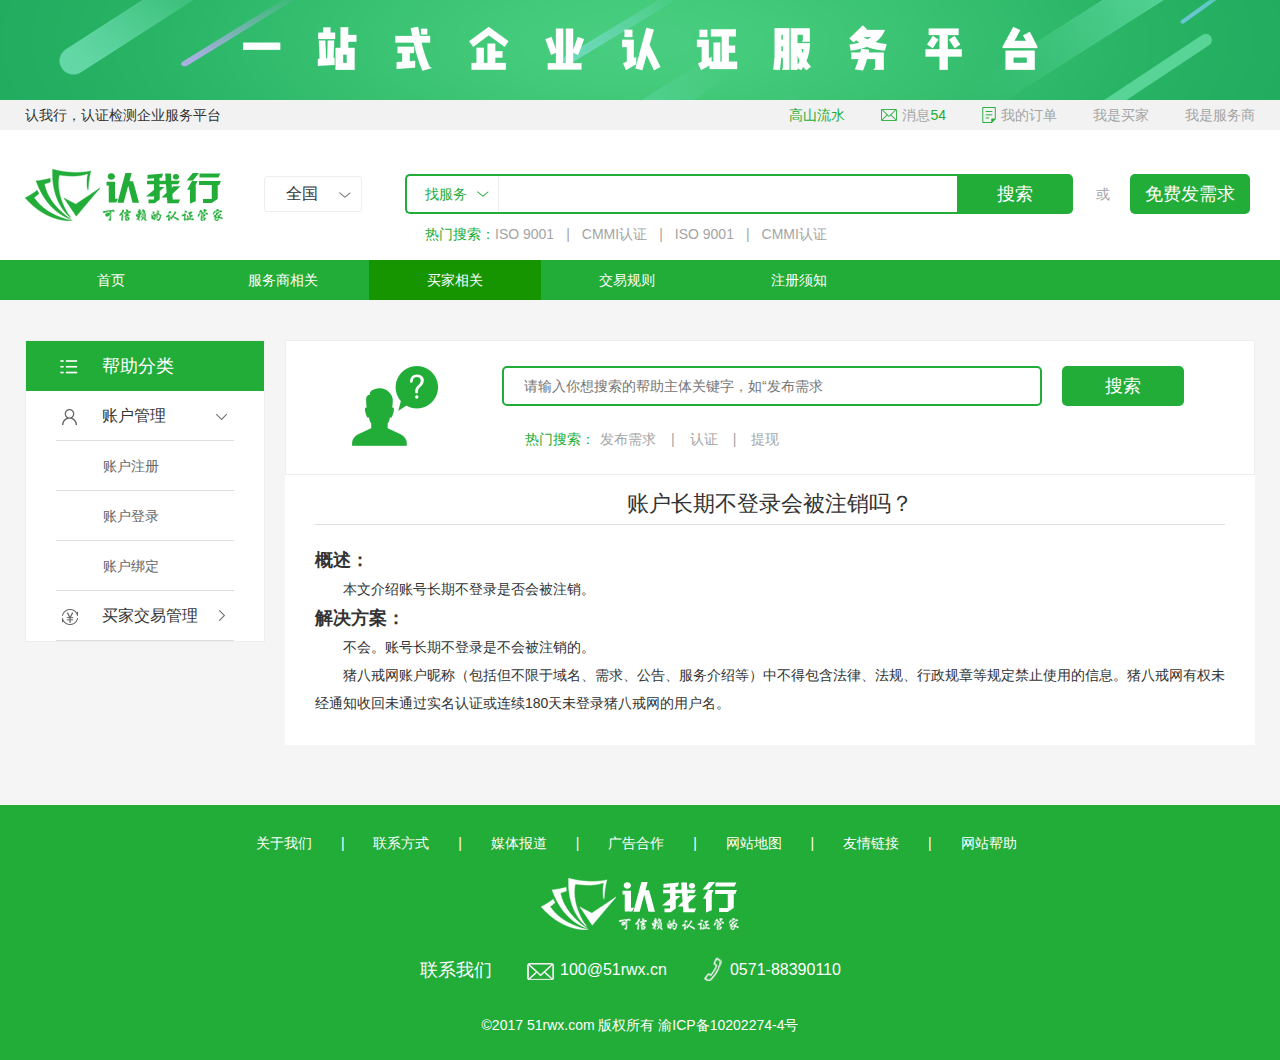
<file: helpdetails.html>
<!DOCTYPE html>
<html>  
<head>  
    <meta http-equiv="Content-Type" content="text/html;charset=utf-8" />
    <meta name="keywords" content="" />
    <meta name="description" content="" />
    <title>认我行帮助首页</title>
    <link rel="stylesheet" href="css/bootstrap.css" />
    <link rel="stylesheet" href="css/share.css" />
    <link rel="stylesheet" href="css/topnav.css" />
    <link rel="stylesheet" href="css/help.css" />
    <link rel="stylesheet" href="css/foot.css" />
</head>
<body>
  <a id="topadvertise" class="topadvertise m1230" href=""></a>
  <div id="topbar" class="topbar_box m1230">
    <div class="topbar w1230">
      <p>认我行，认证检测企业服务平台</p>
      <div>
        <a class="a5" href="">我是服务商</a>
        <a class="a4" href="">我是买家</a>
        <a class="a3" href=""><i></i>我的订单</a>
        <a class="a2" href=""><i></i>消息<span>54</span></a>
        <a class="a1" href="">高山流水</a>
        <a class="a6 hidden" href="signup.html">注册</a>
        <a class="a6 a1 hidden" href="signin.html">登录</a>
      </div>
    </div>
  </div>
  <header id="header" class="search_box m1230">
    <div class="search clearfix w1230">
      <a class="logo" href="index.html"><img src="./images/img/logo.png" alt=""></a>
      <div class="area">
        <p class="p"><span>全国</span><i></i></p>
      </div>
      <div class="right">
        <form action="">
          <div class="type" id="typeselect">
            <p><span>找服务</span><i></i></p>    
            <div>
                  <span>找服务</span>
                  <span>找服务商</span>
                  <span>找需求</span>
                  <span>找案例</span>
                  <span>地图搜索</span>
               </div>
              <input name="" type="hidden" value="" />
          </div>
          <div class="ipt">
            <input type="text">
            <input type="submit" value="搜索">
          </div>
        </form>
        <div class="other">
          <span class="span">或</span>
          <div>
            <a href="">免费发需求</a>
          </div>
        </div>
        <div class="hot">
          <span class="span1">热门搜索：</span>
          <a href="">ISO 9001</a>
          <span>|</span>
          <a href="">CMMI认证</a>
          <span>|</span>
          <a href="">ISO 9001</a>
          <span>|</span>
          <a href="">CMMI认证</a>
        </div>
      </div>
    </div>
  </header>
    <nav class="helpnav_box m1230">
        <div class="helpnav w1230">
            <a href="index.html">首页</a>
            <a href="">服务商相关</a>
            <a href="help.html" class="active">买家相关</a>
            <a href="">交易规则</a>
            <a href="">注册须知</a>
        </div>
    </nav>

    <main class="helpmain_box m1230">
        <div class="helpmain w1230">
            <div class="select clearfix">
                <header><i></i>帮助分类</header>
                <ul class="ulsel">
                    <li class="curr">
                        <div><i class="i1"></i>账户管理<i class="i2"></i></div>
                        <ul>
                            <li><a href="helplist.html">账户注册</a></li>
                            <li><a href="helplist.html">账户登录</a></li>
                            <li><a href="helplist.html">账户绑定</a></li>
                        </ul>
                    </li>
                    <li>
                        <div><i class="i1 i3"></i>买家交易管理<i class="i2"></i></div>
                        <ul>
                            <li><a href="helplist.html">名词解释</a></li>
                        </ul>
                    </li>
                </ul>
            </div>
            <div class="helpcnt">
                <div class="search clearfix">
                    <img src="./images/img/help01.png" alt="">
                    <form action="">
                        <input type="text" placeholder="请输入你想搜索的帮助主体关键字，如“发布需求">
                        <button type="submit">搜索</button>
                        <p><span class="span1">热门搜索：</span><a href="">发布需求</a>
                        <span>|</span>
                        <a href="">认证</a>
                        <span>|</span>
                        <a href="">提现</a></p>
                    </form>
                </div>
                <div class="result clearfix">
                    <div class="head center">账户长期不登录会被注销吗？</div>
                    <div class="cnt">
                    	<h3>概述：</h3>
                    	<p>本文介绍账号长期不登录是否会被注销。</p>
                    	<h3>解决方案：</h3>
                    	<p>不会。账号长期不登录是不会被注销的。</p>
                    	<p>猪八戒网账户昵称（包括但不限于域名、需求、公告、服务介绍等）中不得包含法律、法规、行政规章等规定禁止使用的信息。猪八戒网有权未经通知收回未通过实名认证或连续180天未登录猪八戒网的用户名。</p>
                    </div>
                </div>
            </div>
        </div>
    </main>
    <footer class="footer_box m1230">
    <div class="footer w1230">
      <div class="href">
        <a href="">关于我们</a>
        <span>|</span>
        <a href="">联系方式</a>
        <span>|</span>
        <a href="">媒体报道</a>
        <span>|</span>
        <a href="">广告合作</a>
        <span>|</span>
        <a href="">网站地图</a>
        <span>|</span>
        <a href="">友情链接</a>
        <span>|</span>
        <a href="">网站帮助</a>
      </div>
      <div class="img"></div>
      <address>
        <p class="p1">联系我们</p>
        <p class="p2"><i></i><span>100@51rwx.cn</span></p>
        <p class="p2 p3"><i></i><span>0571-88390110</span></p>
      </address>
      <p class="copy">&copy;2017 51rwx.com 版权所有 渝ICP备10202274-4号</p>
    </div>
  </footer>

    <script src="js/jquery-1.9.1.min.js"></script>
    <script src="js/bootstrap.min.js"></script>
    <script src="js/topnav.js"></script>
    <script src="js/help.js"></script>
</body>
</html>
</file>
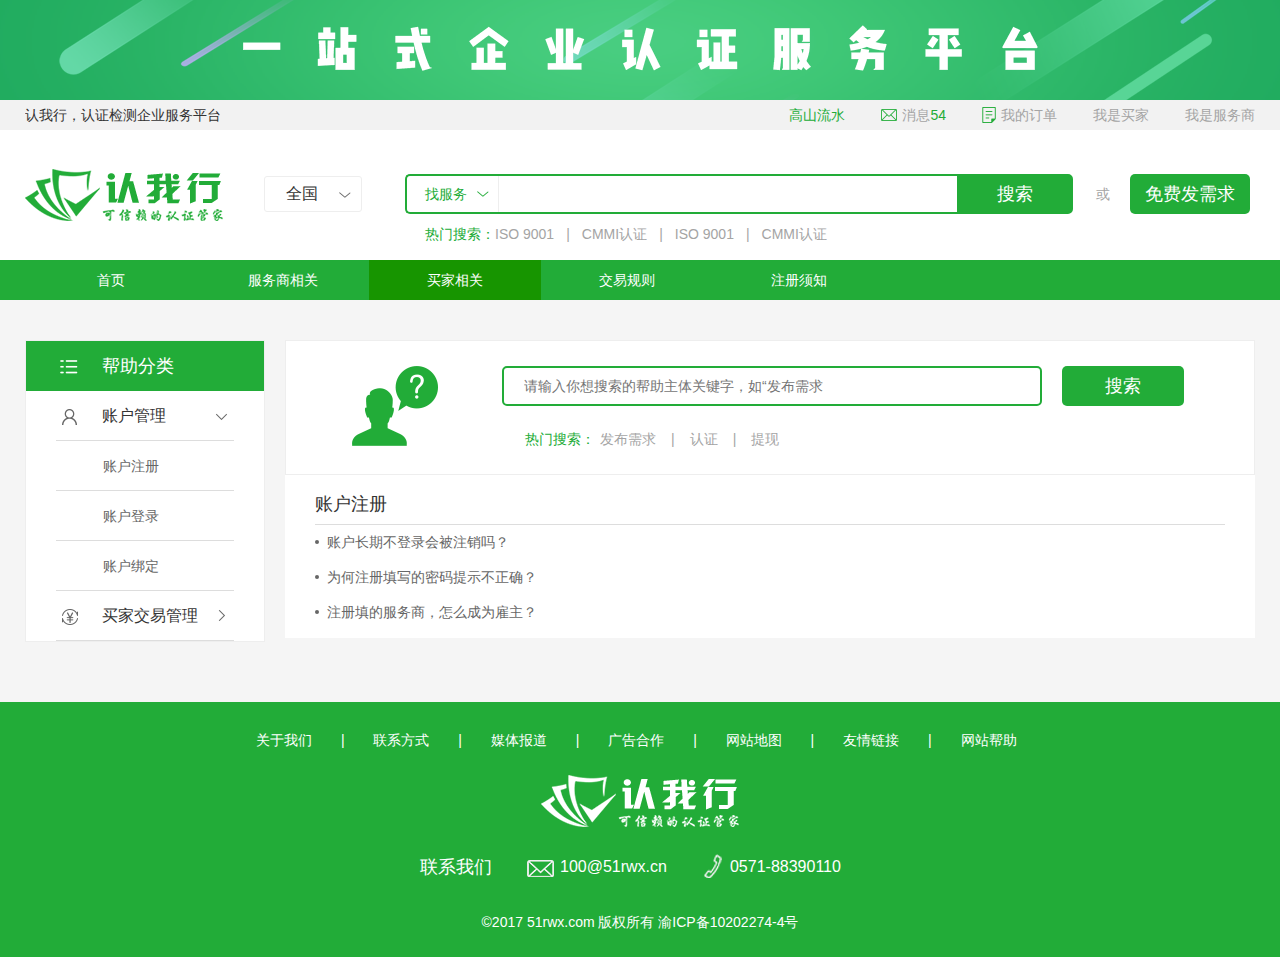
<file: helplist.html>
<!DOCTYPE html>
<html>  
<head>  
    <meta http-equiv="Content-Type" content="text/html;charset=utf-8" />
    <meta name="keywords" content="" />
    <meta name="description" content="" />
    <title>认我行帮助首页</title>
    <link rel="stylesheet" href="css/bootstrap.css" />
    <link rel="stylesheet" href="css/share.css" />
    <link rel="stylesheet" href="css/topnav.css" />
    <link rel="stylesheet" href="css/help.css" />
    <link rel="stylesheet" href="css/foot.css" />
</head>
<body>
  <a id="topadvertise" class="topadvertise m1230" href=""></a>
  <div id="topbar" class="topbar_box m1230">
    <div class="topbar w1230">
      <p>认我行，认证检测企业服务平台</p>
      <div>
        <a class="a5" href="">我是服务商</a>
        <a class="a4" href="">我是买家</a>
        <a class="a3" href=""><i></i>我的订单</a>
        <a class="a2" href=""><i></i>消息<span>54</span></a>
        <a class="a1" href="">高山流水</a>
        <a class="a6 hidden" href="signup.html">注册</a>
        <a class="a6 a1 hidden" href="signin.html">登录</a>
      </div>
    </div>
  </div>
  <header id="header" class="search_box m1230">
    <div class="search clearfix w1230">
      <a class="logo" href="index.html"><img src="./images/img/logo.png" alt=""></a>
      <div class="area">
        <p class="p"><span>全国</span><i></i></p>
      </div>
      <div class="right">
        <form action="">
          <div class="type" id="typeselect">
            <p><span>找服务</span><i></i></p>    
            <div>
                  <span>找服务</span>
                  <span>找服务商</span>
                  <span>找需求</span>
                  <span>找案例</span>
                  <span>地图搜索</span>
               </div>
              <input name="" type="hidden" value="" />
          </div>
          <div class="ipt">
            <input type="text">
            <input type="submit" value="搜索">
          </div>
        </form>
        <div class="other">
          <span class="span">或</span>
          <div>
            <a href="">免费发需求</a>
          </div>
        </div>
        <div class="hot">
          <span class="span1">热门搜索：</span>
          <a href="">ISO 9001</a>
          <span>|</span>
          <a href="">CMMI认证</a>
          <span>|</span>
          <a href="">ISO 9001</a>
          <span>|</span>
          <a href="">CMMI认证</a>
        </div>
      </div>
    </div>
  </header>
    <nav class="helpnav_box m1230">
        <div class="helpnav w1230">
            <a href="index.html">首页</a>
            <a href="">服务商相关</a>
            <a href="help.html" class="active">买家相关</a>
            <a href="">交易规则</a>
            <a href="">注册须知</a>
        </div>
    </nav>

    <main class="helpmain_box m1230">
        <div class="helpmain w1230">
            <div class="select clearfix">
                <header><i></i>帮助分类</header>
                <ul class="ulsel">
                    <li class="curr">
                        <div><i class="i1"></i>账户管理<i class="i2"></i></div>
                        <ul>
                            <li><a href="helplist.html">账户注册</a></li>
                            <li><a href="helplist.html">账户登录</a></li>
                            <li><a href="helplist.html">账户绑定</a></li>
                        </ul>
                    </li>
                    <li>
                        <div><i class="i1 i3"></i>买家交易管理<i class="i2"></i></div>
                        <ul>
                            <li><a href="helplist.html">名词解释</a></li>
                        </ul>
                    </li>
                </ul>
            </div>
            <div class="helpcnt">
                <div class="search clearfix">
                    <img src="./images/img/help01.png" alt="">
                    <form action="">
                        <input type="text" placeholder="请输入你想搜索的帮助主体关键字，如“发布需求">
                        <button type="submit">搜索</button>
                        <p><span class="span1">热门搜索：</span><a href="">发布需求</a>
                        <span>|</span>
                        <a href="">认证</a>
                        <span>|</span>
                        <a href="">提现</a></p>
                    </form>
                </div>
                <div class="result clearfix">
                    <div class="head">账户注册</div>
                    <ul class="ul2">
                        <li><i></i><a href="helpdetails.html">账户长期不登录会被注销吗？</a></li>
                        <li><i></i><a href="helpdetails.html">为何注册填写的密码提示不正确？</a></li>
                        <li><i></i><a href="helpdetails.html">注册填的服务商，怎么成为雇主？</a></li>
                    </ul>
                </div>
            </div>
        </div>
    </main>
    <footer class="footer_box m1230">
    <div class="footer w1230">
      <div class="href">
        <a href="">关于我们</a>
        <span>|</span>
        <a href="">联系方式</a>
        <span>|</span>
        <a href="">媒体报道</a>
        <span>|</span>
        <a href="">广告合作</a>
        <span>|</span>
        <a href="">网站地图</a>
        <span>|</span>
        <a href="">友情链接</a>
        <span>|</span>
        <a href="">网站帮助</a>
      </div>
      <div class="img"></div>
      <address>
        <p class="p1">联系我们</p>
        <p class="p2"><i></i><span>100@51rwx.cn</span></p>
        <p class="p2 p3"><i></i><span>0571-88390110</span></p>
      </address>
      <p class="copy">&copy;2017 51rwx.com 版权所有 渝ICP备10202274-4号</p>
    </div>
  </footer>

    <script src="js/jquery-1.9.1.min.js"></script>
    <script src="js/bootstrap.min.js"></script>
    <script src="js/topnav.js"></script>
    <script src="js/help.js"></script>
</body>
</html>
</file>
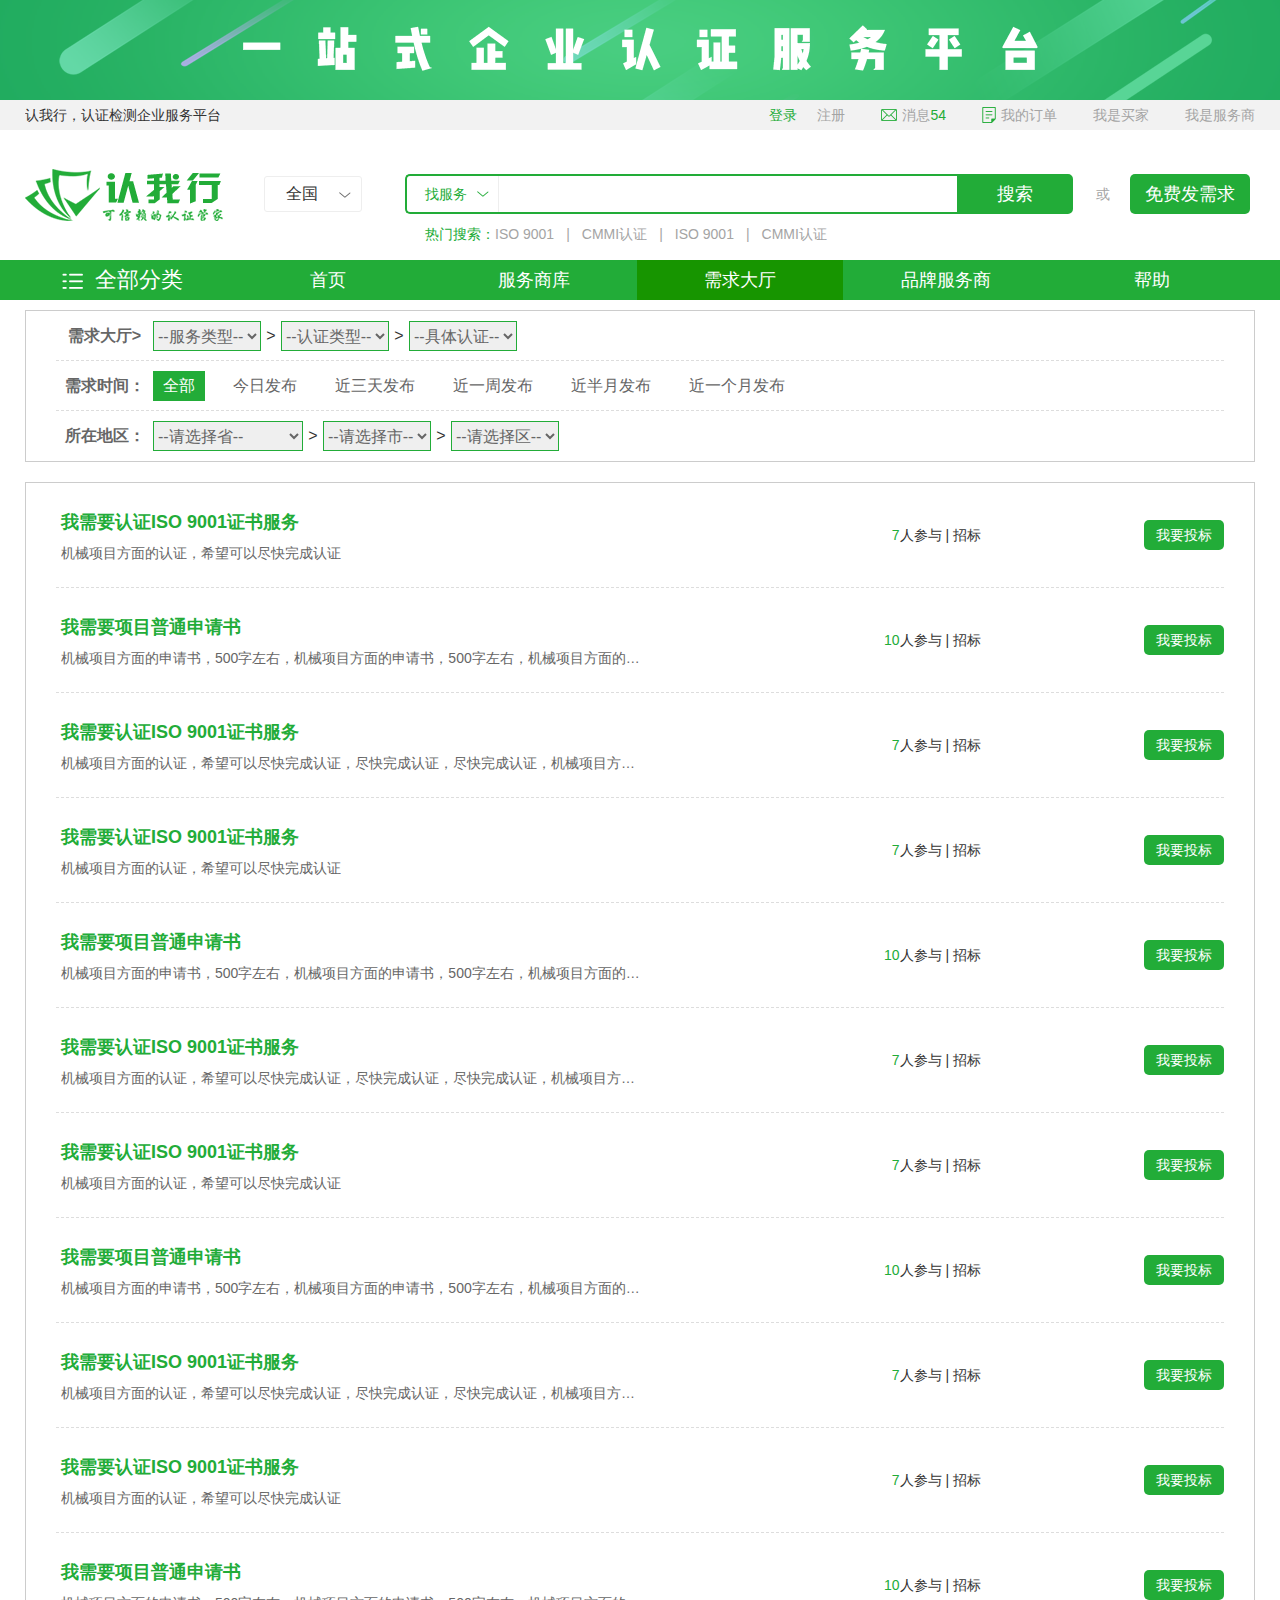
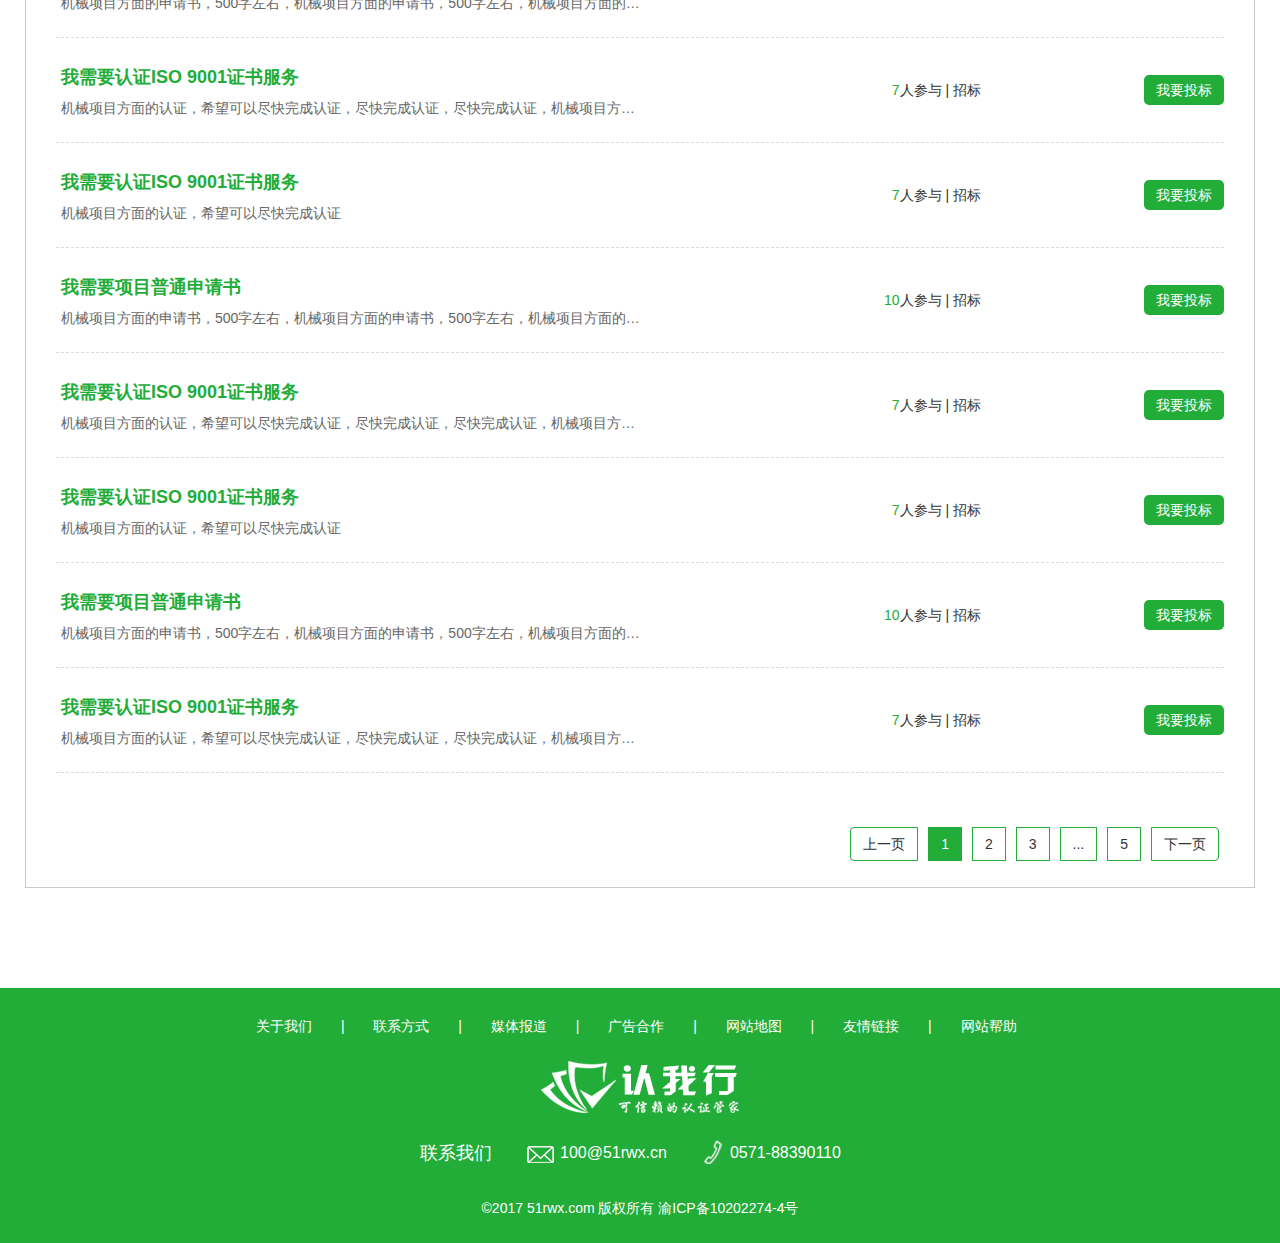
<file: requirement.html>
<!DOCTYPE html>
<html>  
<head>  
  <meta http-equiv="Content-Type" content="text/html;charset=utf-8" />
  <meta name="keywords" content="" />
  <meta name="description" content="" />
  <title>认我行需求页</title>
  <link rel="stylesheet" href="css/bootstrap.css" />
  <link rel="stylesheet" href="css/share.css" />
  <link rel="stylesheet" href="css/topnav.css" />
  <link rel="stylesheet" href="css/requirement.css" />
  <link rel="stylesheet" href="css/foot.css" />
</head>
<body>
  <a id="topadvertise" class="topadvertise m1230" href=""></a>
  <div id="topbar" class="topbar_box m1230">
    <div class="topbar w1230">
      <p>认我行，认证检测企业服务平台</p>
      <div>
        <a class="a5" href="">我是服务商</a>
        <a class="a4" href="">我是买家</a>
        <a class="a3" href=""><i></i>我的订单</a>
        <a class="a2" href=""><i></i>消息<span>54</span></a>
        <a class="a1 hidden" href="">高山流水</a>
        <a class="a6" href="signup.html">注册</a>
        <a class="a6 a1" href="signin.html">登录</a>
      </div>
    </div>
  </div>
  <header id="header" class="search_box m1230">
    <div class="search clearfix w1230">
      <a class="logo" href="index.html"><img src="./images/img/logo.png" alt=""></a>
      <div class="area">
        <p class="p"><span>全国</span><i></i></p>
      </div>
      <div class="right">
        <form action="">
          <div class="type" id="typeselect">
            <p><span>找服务</span><i></i></p>    
            <div>
                  <span>找服务</span>
                  <span>找服务商</span>
                  <span>找需求</span>
                  <span>找案例</span>
                  <span>地图搜索</span>
               </div>
              <input name="" type="hidden" value="" />
          </div>
          <div class="ipt">
            <input type="text">
            <input type="submit" value="搜索">
          </div>
        </form>
        <div class="other">
          <span class="span">或</span>
          <div>
            <a href="">免费发需求</a>
          </div>
        </div>
        <div class="hot">
          <span class="span1">热门搜索：</span>
          <a href="">ISO 9001</a>
          <span>|</span>
          <a href="">CMMI认证</a>
          <span>|</span>
          <a href="">ISO 9001</a>
          <span>|</span>
          <a href="">CMMI认证</a>
        </div>
      </div>
    </div>
  </header>
  <nav id="firstnav" class="nav_box m1230">
        <div class="nav w1230">
            <div class="sec_nav">
                <div class="top"><i></i><span>全部分类</span></div>
                <div class="down">
                    <div class="shadow"></div>
                    <ul class="sec_ul">
                        <li>
                            <p class="p"><i class="i1"></i><span>认证服务</span></p>
                            <div class="cnt">认证服的内容</div>
                        </li>
                        <li>
                            <p class="p"><i class="i2"></i><span>检测服务</span></p>
                            <div class="cnt">检测服的内容</div>
                        </li>
                        <li>
                            <p class="p"><i class="i3"></i><span>资质许可</span></p>
                            <div class="cnt">资质许的内容</div>
                        </li>
                        <li>
                            <p class="p"><i class="i4"></i><span>验厂服务</span></p>
                            <div class="cnt">验厂服的内容</div>
                        </li>
                        <li>
                            <p class="p"><i class="i5"></i><span>培训服务</span></p>
                            <div class="cnt">培训服的内容</div>
                        </li>
                        <li>
                            <p class="p"><i class="i6"></i><span>计量检定</span></p>
                            <div class="cnt">计量检的内容</div>
                        </li>
                        <li>
                            <p class="p"><i class="i7"></i><span>环评服务</span></p>
                            <div class="cnt">环评服的内容</div>
                        </li>
                    </ul>
                </div>
            </div>
            <div class="fir_nav">
                <a href="index.html">首页</a>
                <a href="">服务商库</a>
                <a class="active" href="requirement.html">需求大厅</a>
                <a href="">品牌服务商</a>
                <a href="help.html">帮助</a>
            </div>
        </div>
    </nav>

   
    <div class="require_box m1230">
        <div class="require w1230">
            <div class="sel_box">
                <div class="sel sel1">
                    <span class="span1">需求大厅&gt;</span>
                    <select id="selProvince1">
                      <option value="0">--服务类型--</option>
                    </select>
                    <span>&gt;</span>
                    <select id="selCity1">
                      <option value="0">--认证类型--</option>
                    </select>
                    <span>&gt;</span>
                    <select id="selDistrict1">
                      <option value="0">--具体认证--</option>
                    </select>
                </div>
                <div class="sel sel2">
                    <span class="span1">需求时间：</span>
                    <ul>
                        <li class="active"><a href="">全部</a></li>
                        <li><a href="">今日发布</a></li>
                        <li><a href="">近三天发布</a></li>
                        <li><a href="">近一周发布</a></li>
                        <li><a href="">近半月发布</a></li>
                        <li><a href="">近一个月发布</a></li>
                    </ul>
                </div>
                <div class="sel sel3">
                    <span class="span1">所在地区：</span>
                    <select id="selProvince2">
                      <option value="0">--请选择省--</option>
                    </select>
                    <span>&gt;</span>
                    <select id="selCity2">
                      <option value="0">--请选择市--</option>
                    </select>
                    <span>&gt;</span>
                    <select id="selDistrict2">
                      <option value="0">--请选择区--</option>
                    </select>
                </div>
            </div>
            <div class="cnt_box clearfix">
                <ul class="cnt clearfix">
                    <li>
                        <div class="left">
                            <h3>我需要认证ISO 9001证书服务</h3>
                            <p>机械项目方面的认证，希望可以尽快完成认证</p>
                        </div>
                        <p class="p"><span>7</span>人参与 | 招标</p>
                        <a href="requirementdetails.html">我要投标</a>
                    </li>
                    <li>
                        <div class="left">
                            <h3>我需要项目普通申请书</h3>
                            <p>机械项目方面的申请书，500字左右，机械项目方面的申请书，500字左右，机械项目方面的申请书</p>
                        </div>
                        <p class="p"><span>10</span>人参与 | 招标</p>
                        <a href="requirementdetails.html">我要投标</a>
                    </li>
                    <li>
                        <div class="left">
                            <h3>我需要认证ISO 9001证书服务</h3>
                            <p>机械项目方面的认证，希望可以尽快完成认证，尽快完成认证，尽快完成认证，机械项目方…</p>
                        </div>
                        <p class="p"><span>7</span>人参与 | 招标</p>
                        <a href="requirementdetails.html">我要投标</a>
                    </li>
                    <li>
                        <div class="left">
                            <h3>我需要认证ISO 9001证书服务</h3>
                            <p>机械项目方面的认证，希望可以尽快完成认证</p>
                        </div>
                        <p class="p"><span>7</span>人参与 | 招标</p>
                        <a href="requirementdetails.html">我要投标</a>
                    </li>
                    <li>
                        <div class="left">
                            <h3>我需要项目普通申请书</h3>
                            <p>机械项目方面的申请书，500字左右，机械项目方面的申请书，500字左右，机械项目方面的申请书</p>
                        </div>
                        <p class="p"><span>10</span>人参与 | 招标</p>
                        <a href="requirementdetails.html">我要投标</a>
                    </li>
                    <li>
                        <div class="left">
                            <h3>我需要认证ISO 9001证书服务</h3>
                            <p>机械项目方面的认证，希望可以尽快完成认证，尽快完成认证，尽快完成认证，机械项目方…</p>
                        </div>
                        <p class="p"><span>7</span>人参与 | 招标</p>
                        <a href="requirementdetails.html">我要投标</a>
                    </li>
                    <li>
                        <div class="left">
                            <h3>我需要认证ISO 9001证书服务</h3>
                            <p>机械项目方面的认证，希望可以尽快完成认证</p>
                        </div>
                        <p class="p"><span>7</span>人参与 | 招标</p>
                        <a href="requirementdetails.html">我要投标</a>
                    </li>
                    <li>
                        <div class="left">
                            <h3>我需要项目普通申请书</h3>
                            <p>机械项目方面的申请书，500字左右，机械项目方面的申请书，500字左右，机械项目方面的申请书</p>
                        </div>
                        <p class="p"><span>10</span>人参与 | 招标</p>
                        <a href="requirementdetails.html">我要投标</a>
                    </li>
                    <li>
                        <div class="left">
                            <h3>我需要认证ISO 9001证书服务</h3>
                            <p>机械项目方面的认证，希望可以尽快完成认证，尽快完成认证，尽快完成认证，机械项目方…</p>
                        </div>
                        <p class="p"><span>7</span>人参与 | 招标</p>
                        <a href="requirementdetails.html">我要投标</a>
                    </li>
                    <li>
                        <div class="left">
                            <h3>我需要认证ISO 9001证书服务</h3>
                            <p>机械项目方面的认证，希望可以尽快完成认证</p>
                        </div>
                        <p class="p"><span>7</span>人参与 | 招标</p>
                        <a href="requirementdetails.html">我要投标</a>
                    </li>
                    <li>
                        <div class="left">
                            <h3>我需要项目普通申请书</h3>
                            <p>机械项目方面的申请书，500字左右，机械项目方面的申请书，500字左右，机械项目方面的申请书</p>
                        </div>
                        <p class="p"><span>10</span>人参与 | 招标</p>
                        <a href="requirementdetails.html">我要投标</a>
                    </li>
                    <li>
                        <div class="left">
                            <h3>我需要认证ISO 9001证书服务</h3>
                            <p>机械项目方面的认证，希望可以尽快完成认证，尽快完成认证，尽快完成认证，机械项目方…</p>
                        </div>
                        <p class="p"><span>7</span>人参与 | 招标</p>
                        <a href="requirementdetails.html">我要投标</a>
                    </li>
                    <li>
                        <div class="left">
                            <h3>我需要认证ISO 9001证书服务</h3>
                            <p>机械项目方面的认证，希望可以尽快完成认证</p>
                        </div>
                        <p class="p"><span>7</span>人参与 | 招标</p>
                        <a href="requirementdetails.html">我要投标</a>
                    </li>
                    <li>
                        <div class="left">
                            <h3>我需要项目普通申请书</h3>
                            <p>机械项目方面的申请书，500字左右，机械项目方面的申请书，500字左右，机械项目方面的申请书</p>
                        </div>
                        <p class="p"><span>10</span>人参与 | 招标</p>
                        <a href="requirementdetails.html">我要投标</a>
                    </li>
                    <li>
                        <div class="left">
                            <h3>我需要认证ISO 9001证书服务</h3>
                            <p>机械项目方面的认证，希望可以尽快完成认证，尽快完成认证，尽快完成认证，机械项目方…</p>
                        </div>
                        <p class="p"><span>7</span>人参与 | 招标</p>
                        <a href="requirementdetails.html">我要投标</a>
                    </li>
                    <li>
                        <div class="left">
                            <h3>我需要认证ISO 9001证书服务</h3>
                            <p>机械项目方面的认证，希望可以尽快完成认证</p>
                        </div>
                        <p class="p"><span>7</span>人参与 | 招标</p>
                        <a href="requirementdetails.html">我要投标</a>
                    </li>
                    <li>
                        <div class="left">
                            <h3>我需要项目普通申请书</h3>
                            <p>机械项目方面的申请书，500字左右，机械项目方面的申请书，500字左右，机械项目方面的申请书</p>
                        </div>
                        <p class="p"><span>10</span>人参与 | 招标</p>
                        <a href="requirementdetails.html">我要投标</a>
                    </li>
                    <li>
                        <div class="left">
                            <h3>我需要认证ISO 9001证书服务</h3>
                            <p>机械项目方面的认证，希望可以尽快完成认证，尽快完成认证，尽快完成认证，机械项目方…</p>
                        </div>
                        <p class="p"><span>7</span>人参与 | 招标</p>
                        <a href="requirementdetails.html">我要投标</a>
                    </li>
                </ul>
               <ul class="pagination">
                    <li><a href="#">上一页</a></li>
                    <li><a href="#" class="active">1</a></li>
                    <li><a href="#">2</a></li>
                    <li><a href="#">3</a></li>
                    <li class="disabled"><a>...</a></li>
                    <li><a href="#">5</a></li>
                    <li><a href="#">下一页</a></li>
                </ul>
            </div>
        </div>
    </div>

    
    



    <footer class="footer_box m1230">
    <div class="footer w1230">
      <div class="href">
        <a href="">关于我们</a>
        <span>|</span>
        <a href="">联系方式</a>
        <span>|</span>
        <a href="">媒体报道</a>
        <span>|</span>
        <a href="">广告合作</a>
        <span>|</span>
        <a href="">网站地图</a>
        <span>|</span>
        <a href="">友情链接</a>
        <span>|</span>
        <a href="">网站帮助</a>
      </div>
      <div class="img"></div>
      <address>
        <p class="p1">联系我们</p>
        <p class="p2"><i></i><span>100@51rwx.cn</span></p>
        <p class="p2 p3"><i></i><span>0571-88390110</span></p>
      </address>
      <p class="copy">&copy;2017 51rwx.com 版权所有 渝ICP备10202274-4号</p>
    </div>
  </footer>

  <script src="js/jquery-1.9.1.min.js"></script>
  <script src="js/bootstrap.min.js"></script>
  <script src="js/topnav.js"></script>
  <script src="js/threetogether.js"></script>
</body>
</html>
</file>
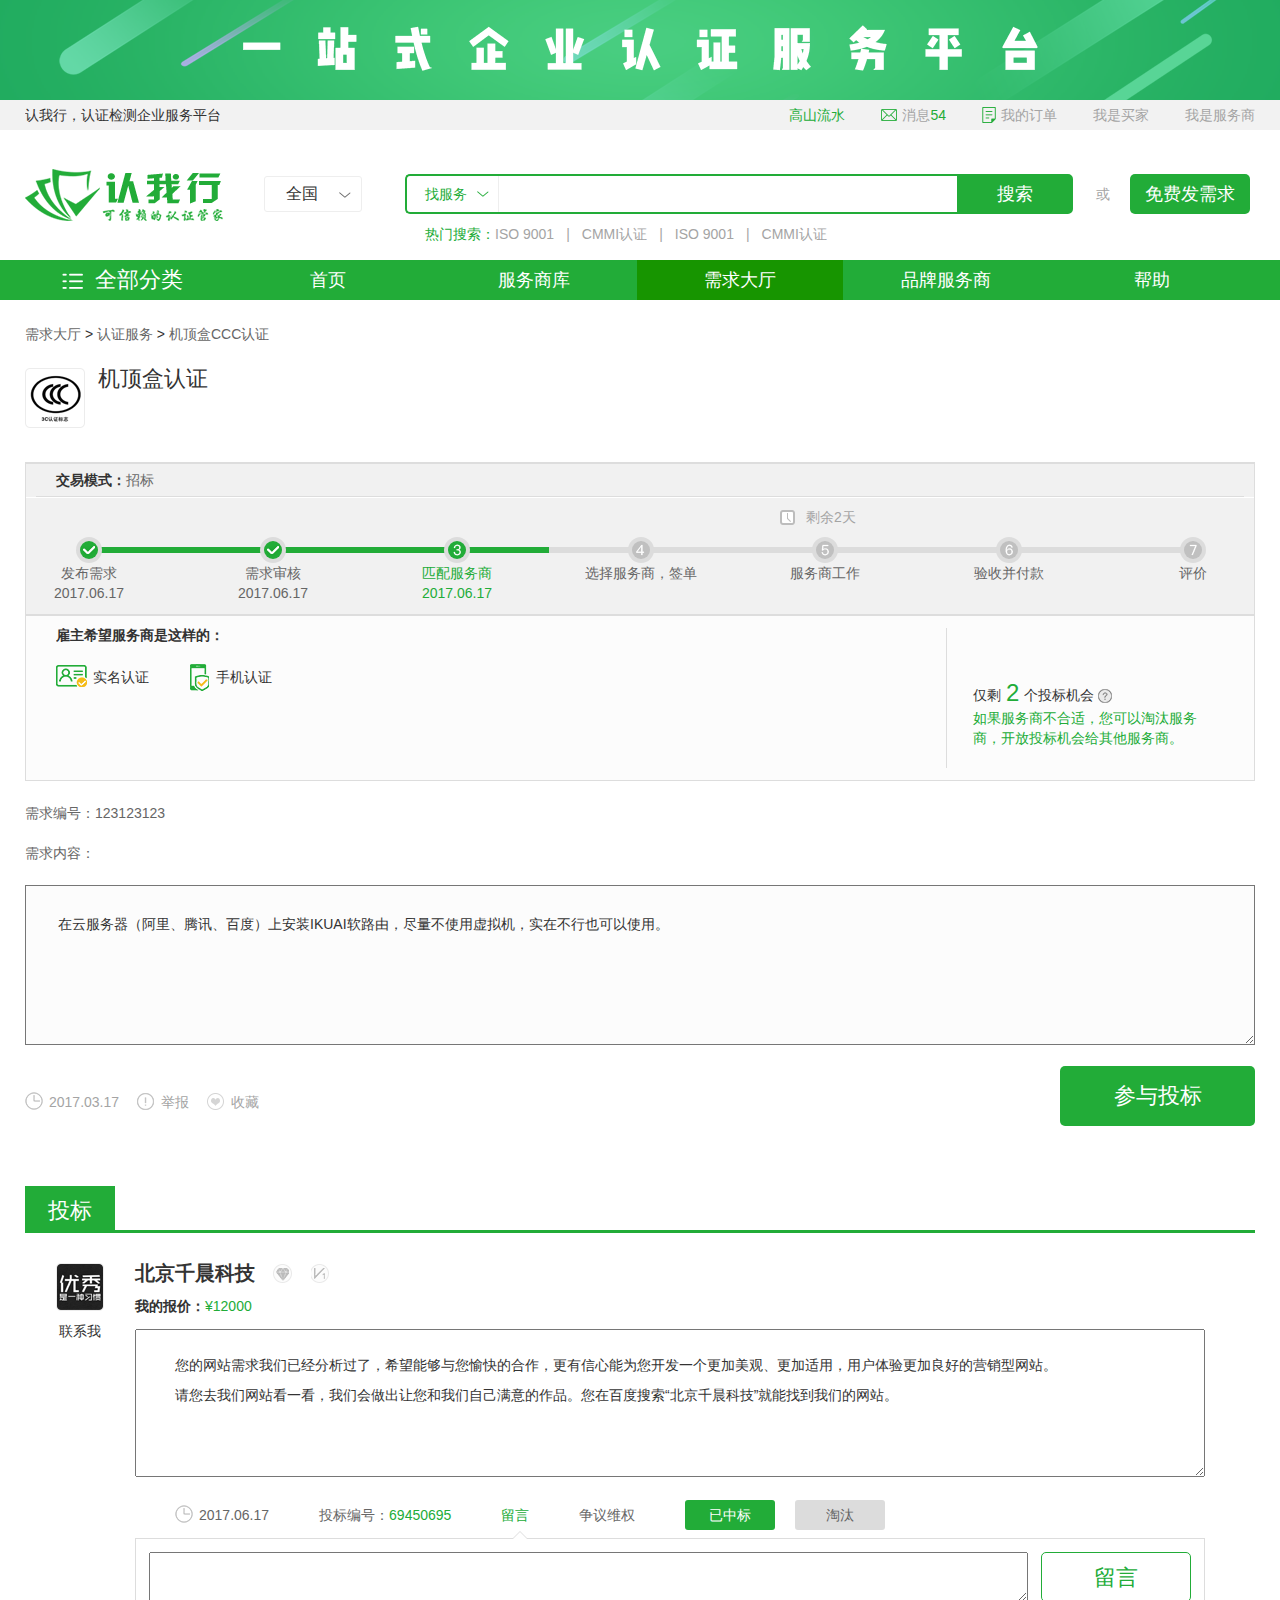
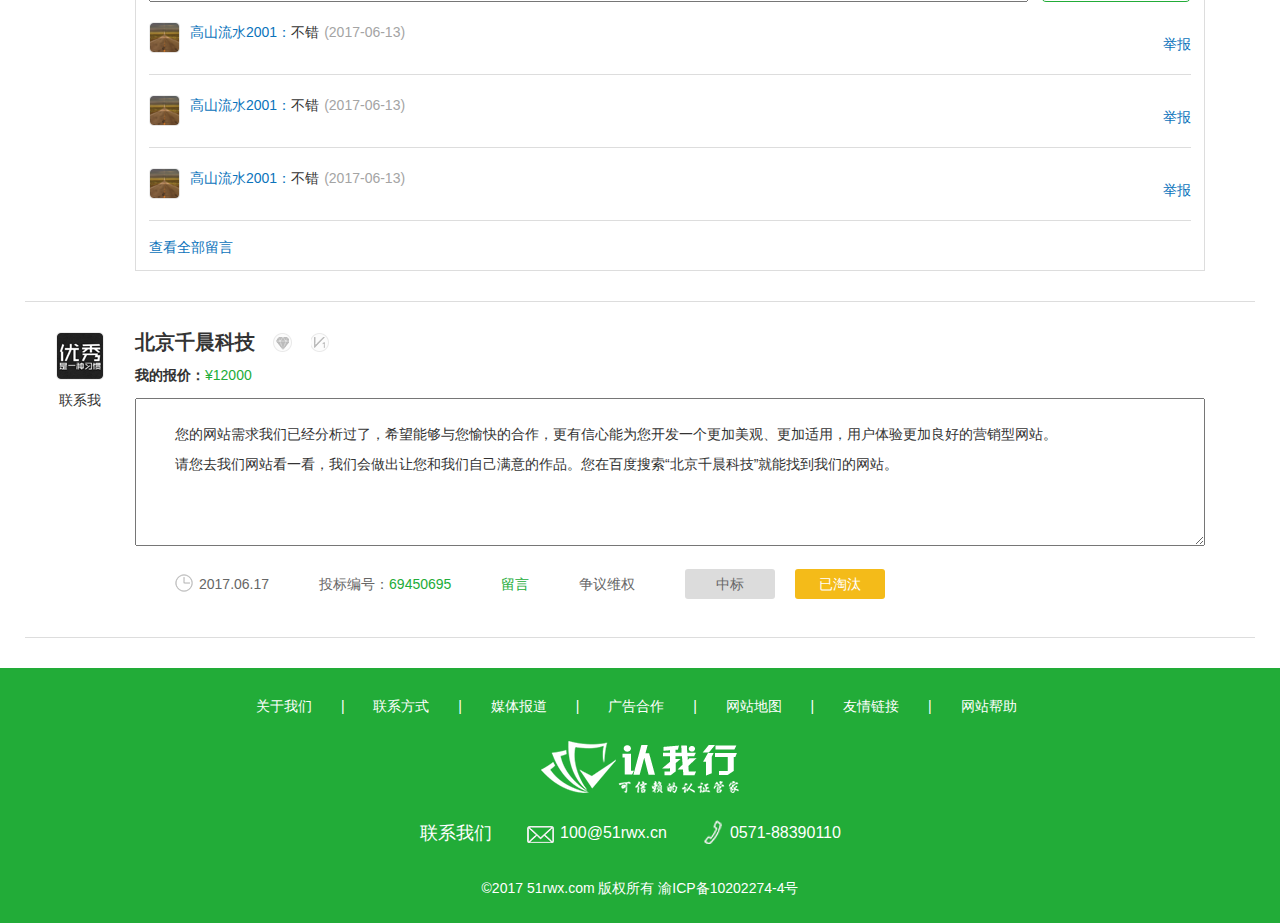
<file: requirementdetails.html>
<!DOCTYPE html>
<html>  
<head>  
  <meta http-equiv="Content-Type" content="text/html;charset=utf-8" />
  <meta name="keywords" content="" />
  <meta name="description" content="" />
  <title>认我行需求详情页</title>
  <link rel="stylesheet" href="css/bootstrap.css" />
  <link rel="stylesheet" href="css/share.css" />
  <link rel="stylesheet" href="css/topnav.css" />
  <link rel="stylesheet" href="css/requirementdetails.css" />
  <link rel="stylesheet" href="css/foot.css" />
</head>
<body>
  <a id="topadvertise" class="topadvertise m1230" href=""></a>
  <div id="topbar" class="topbar_box m1230">
    <div class="topbar w1230">
      <p>认我行，认证检测企业服务平台</p>
      <div>
        <a class="a5" href="">我是服务商</a>
        <a class="a4" href="">我是买家</a>
        <a class="a3" href=""><i></i>我的订单</a>
        <a class="a2" href=""><i></i>消息<span>54</span></a>
        <a class="a1" href="">高山流水</a>
        <a class="a6 hidden" href="signup.html">注册</a>
        <a class="a6 a1 hidden" href="signin.html">登录</a>
      </div>
    </div>
  </div>
  <header id="header" class="search_box m1230">
    <div class="search clearfix w1230">
      <a class="logo" href="index.html"><img src="./images/img/logo.png" alt=""></a>
      <div class="area">
        <p class="p"><span>全国</span><i></i></p>
      </div>
      <div class="right">
        <form action="">
          <div class="type" id="typeselect">
            <p><span>找服务</span><i></i></p>    
            <div>
                  <span>找服务</span>
                  <span>找服务商</span>
                  <span>找需求</span>
                  <span>找案例</span>
                  <span>地图搜索</span>
               </div>
              <input name="" type="hidden" value="" />
          </div>
          <div class="ipt">
            <input type="text">
            <input type="submit" value="搜索">
          </div>
        </form>
        <div class="other">
          <span class="span">或</span>
          <div>
            <a href="">免费发需求</a>
          </div>
        </div>
        <div class="hot">
          <span class="span1">热门搜索：</span>
          <a href="">ISO 9001</a>
          <span>|</span>
          <a href="">CMMI认证</a>
          <span>|</span>
          <a href="">ISO 9001</a>
          <span>|</span>
          <a href="">CMMI认证</a>
        </div>
      </div>
    </div>
  </header>
  <nav id="firstnav" class="nav_box m1230">
        <div class="nav w1230">
            <div class="sec_nav">
                <div class="top"><i></i><span>全部分类</span></div>
                <div class="down">
                    <div class="shadow"></div>
                    <ul class="sec_ul">
                        <li>
                            <p class="p"><i class="i1"></i><span>认证服务</span></p>
                            <div class="cnt">认证服的内容</div>
                        </li>
                        <li>
                            <p class="p"><i class="i2"></i><span>检测服务</span></p>
                            <div class="cnt">检测服的内容</div>
                        </li>
                        <li>
                            <p class="p"><i class="i3"></i><span>资质许可</span></p>
                            <div class="cnt">资质许的内容</div>
                        </li>
                        <li>
                            <p class="p"><i class="i4"></i><span>验厂服务</span></p>
                            <div class="cnt">验厂服的内容</div>
                        </li>
                        <li>
                            <p class="p"><i class="i5"></i><span>培训服务</span></p>
                            <div class="cnt">培训服的内容</div>
                        </li>
                        <li>
                            <p class="p"><i class="i6"></i><span>计量检定</span></p>
                            <div class="cnt">计量检的内容</div>
                        </li>
                        <li>
                            <p class="p"><i class="i7"></i><span>环评服务</span></p>
                            <div class="cnt">环评服的内容</div>
                        </li>
                    </ul>
                </div>
            </div>
            <div class="fir_nav">
                <a href="index.html">首页</a>
                <a href="">服务商库</a>
                <a class="active" href="requirement.html">需求大厅</a>
                <a href="">品牌服务商</a>
                <a href="help.html">帮助</a>
            </div>
        </div>
    </nav>
    
    <div class="reqdetails_box m1230">
        <div class="reqdetails w1230">
            <div class="bid">
                <header>
                    <p><a href="requirement.html"><span>需求大厅</span></a>&nbsp;&gt;&nbsp;<span>认证服务</span>&nbsp;&gt;&nbsp;<span>机顶盒CCC认证</span></p>
                    <div class="clearfix">
                        <img src="./images/img/req01.png" alt="">
                        <h3>机顶盒认证</h3>
                    </div>
                </header>
                <div class="step">
                    <p class="top"><span>交易模式：</span>招标</p>
                    <ul>
                        <li class="finish">
                            <span class="span1"></span>
                            <div>
                                <p></p>
                                <span></span>
                                <i></i>
                            </div>
                            <span class="span2"><span>发布需求</span><span>2017.06.17</span></span>
                        </li>
                        <li class="finish">
                            <span class="span1"></span>
                           <div>
                                <p></p>
                                <span></span>
                                <i></i>
                            </div>
                            <span class="span2"><span>需求审核</span><span>2017.06.17</span></span> 
                        </li>
                        <li class="active">
                            <span class="span1"></span>
                            <div>
                                <p></p>
                                <span></span>
                                <i></i>
                            </div>
                            <span class="span2"><span>匹配服务商</span><span>2017.06.17</span></span>
                        </li>
                        <li>
                            <span class="span1"></span>
                            <div>
                                <p></p>
                                <span></span>
                                <i></i>
                            </div>
                            <span class="span2"><span>选择服务商，签单</span></span>
                        </li>
                        <li>
                            <span class="span1"><i></i><span>剩余2天</span></span>
                            <div>
                                <p></p>
                                <span></span>
                                <i></i>
                            </div>
                            <span class="span2"><span>服务商工作</span></span>
                        </li>
                        <li>
                            <span class="span1"></span>
                            <div>
                                <p></p>
                                <span></span>
                                <i></i>
                            </div>
                            <span class="span2"><span>验收并付款</span></span>
                        </li>
                        <li>
                            <span class="span1"></span>
                            <div>
                                <p></p>
                                <span></span>
                                <i></i>
                            </div>
                            <span class="span2"><span>评价</span></span>
                        </li>
                    </ul>
                </div>
                <div class="hope">
                    <div class="left">
                        <p class="p">雇主希望服务商是这样的：</p>
                        <p>
                            <span><i class="i1"></i>实名认证</span>
                            <span><i class="i2"></i>手机认证</span>
                        </p>
                    </div>
                    <div class="right">
                        <p class="p1"><span>仅剩</span><span class="span">2</span><span>个投标机会</span><i></i></p>
                        <p class="p2">如果服务商不合适，您可以淘汰服务商，开放投标机会给其他服务商。</p>
                    </div>
                </div>
                <div class="num">
                    <div class="head">
                        <p>需求编号：123123123</p>
                        <p>需求内容：</p>
                    </div>
                    <textarea name="" id="">在云服务器（阿里、腾讯、百度）上安装IKUAI软路由，尽量不使用虚拟机，实在不行也可以使用。</textarea>
                    <div class="btm">
                        <p>
                            <span><i class="i1"></i>2017.03.17</span>
                            <span><i class="i2"></i><a href="">举报</a></span>
                            <span><i class="i3"></i><a href="">收藏</a></span>
                        </p>
                        <a id="fixbid">参与投标</a>
                    </div>
                </div>
            </div>
            <div class="evaluate">
                <h3 class="head"><span>投标</span></h3>
                <ul class="talk">
                    <li>
                        <div class="left clearfix"><img src="./images/img/talk01.png" alt=""><span>联系我</span></div>
                        <div class="right clearfix">
                            <h3><span>北京千晨科技</span><i class="i1"></i><i class="i2"></i></h3>
                            <p class="p1">我的报价：<span>&yen;12000</span></p>
                            <textarea name="" id="">您的网站需求我们已经分析过了，希望能够与您愉快的合作，更有信心能为您开发一个更加美观、更加适用，用户体验更加良好的营销型网站。
请您去我们网站看一看，我们会做出让您和我们自己满意的作品。您在百度搜索“北京千晨科技”就能找到我们的网站。</textarea>
                            <p class="p2"><span><i></i>2017.06.17</span><span><span>投标编号：</span><span class="color">69450695</span></span><span class="color talklist">留言</span><span>争议维权</span><button class="btn1">已中标</button><button class="btn2">淘汰</button></p>
                            <div class="talkinner clearfix active">
                                <div class="top">
                                    <textarea name="" id=""></textarea>
                                    <a>留言</a>
                                </div>
                                <ul class="clearfix">
                                    <li>
                                        <img src="./images/img/talk02.png" alt=""><span class="span1">高山流水2001：</span><p>不错<span>(2017-06-13)</span></p>
                                        <a href="">举报</a>
                                    </li>
                                    <li>
                                        <img src="./images/img/talk02.png" alt=""><span class="span1">高山流水2001：</span><p>不错<span>(2017-06-13)</span></p>
                                        <a href="">举报</a>
                                    </li>
                                    <li>
                                        <img src="./images/img/talk02.png" alt=""><span class="span1">高山流水2001：</span><p>不错<span>(2017-06-13)</span></p>
                                        <a href="">举报</a>
                                    </li>
                                </ul>
                                <a class="more" href="">查看全部留言</a>
                            </div>
                        </div>
                    </li>
                    <li>
                        <div class="left clearfix"><img src="./images/img/talk01.png" alt=""><span>联系我</span></div>
                        <div class="right clearfix">
                            <h3><span>北京千晨科技</span><i class="i1"></i><i class="i2"></i></h3>
                            <p class="p1">我的报价：<span>&yen;12000</span></p>
                            <textarea name="" id="">您的网站需求我们已经分析过了，希望能够与您愉快的合作，更有信心能为您开发一个更加美观、更加适用，用户体验更加良好的营销型网站。
请您去我们网站看一看，我们会做出让您和我们自己满意的作品。您在百度搜索“北京千晨科技”就能找到我们的网站。</textarea>
                            <p class="p2"><span><i></i>2017.06.17</span><span><span>投标编号：</span><span class="color">69450695</span></span><span class="color talklist">留言</span><span>争议维权</span><button class="btn2">中标</button><button class="btn3">已淘汰</button></p>
                            <div class="talkinner clearfix">
                                <div class="top">
                                    <textarea name="" id=""></textarea>
                                    <a>留言</a>
                                </div>
                                <ul class="clearfix">
                                    <li>
                                        <img src="./images/img/talk02.png" alt=""><span class="span1">高山流水2001：</span><p>不错<span>(2017-06-13)</span></p>
                                        <a href="">举报</a>
                                    </li>
                                    <li>
                                        <img src="./images/img/talk02.png" alt=""><span class="span1">高山流水2001：</span><p>不错<span>(2017-06-13)</span></p>
                                        <a href="">举报</a>
                                    </li>
                                    <li>
                                        <img src="./images/img/talk02.png" alt=""><span class="span1">高山流水2001：</span><p>不错<span>(2017-06-13)</span></p>
                                        <a href="">举报</a>
                                    </li>
                                </ul>
                                <a class="more" href="">查看全部留言</a>
                            </div>
                        </div>
                    </li>
                </ul>
            </div>
        </div>
    </div>


    <footer class="footer_box m1230">
    <div class="footer w1230">
      <div class="href">
        <a href="">关于我们</a>
        <span>|</span>
        <a href="">联系方式</a>
        <span>|</span>
        <a href="">媒体报道</a>
        <span>|</span>
        <a href="">广告合作</a>
        <span>|</span>
        <a href="">网站地图</a>
        <span>|</span>
        <a href="">友情链接</a>
        <span>|</span>
        <a href="">网站帮助</a>
      </div>
      <div class="img"></div>
      <address>
        <p class="p1">联系我们</p>
        <p class="p2"><i></i><span>100@51rwx.cn</span></p>
        <p class="p2 p3"><i></i><span>0571-88390110</span></p>
      </address>
      <p class="copy">&copy;2017 51rwx.com 版权所有 渝ICP备10202274-4号</p>
    </div>
  </footer>


  <!--弹窗投标-->
  <div id="fixbidcnt" class="fixbidcnt">
      <div class="shadow"></div>
      <div class="txt">
            <form action="">
                <h3>参与投标</h3> 
                <div class="div1">
                    <label for="user">报价</label>
                    <input type="text" name="user">
                </div>
                <div class="div2 clearfix">
                    <label for="">内容</label>
                    <textarea name="" id=""></textarea>
                </div>
                <p class="allfixwindowschoose"><input type="submit" value="确定"><span>取消</span></p>
            </form>
            <i class="del"></i>
      </div>
  </div>

  <script src="js/jquery-1.9.1.min.js"></script>
  <script src="js/bootstrap.min.js"></script>
  <script src="js/topnav.js"></script>
  <script src="js/reqdetails.js"></script>
</body>
</html>
</file>
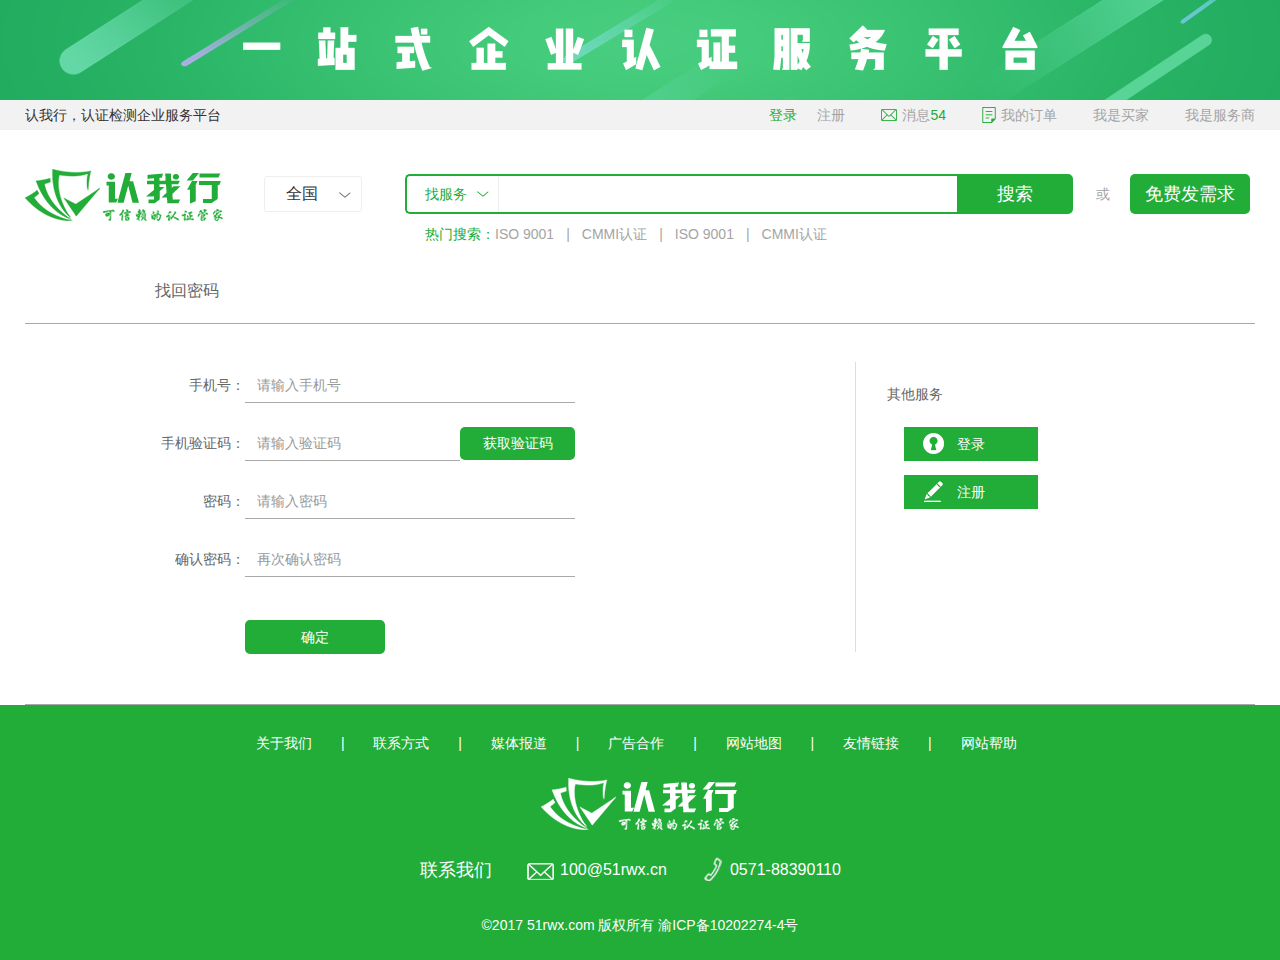
<file: signforget.html>
<!DOCTYPE html>
<html>  
<head>  
    <meta http-equiv="Content-Type" content="text/html;charset=utf-8" />
    <meta name="keywords" content="" />
    <meta name="description" content="" />
    <title>认我行忘记密码页</title>
    <link rel="stylesheet" href="css/bootstrap.css" />
    <link rel="stylesheet" href="css/share.css" />
    <link rel="stylesheet" href="css/topnav.css" />
    <link rel="stylesheet" href="css/signforget.css" />
    <link rel="stylesheet" href="css/foot.css" />
    <link rel="stylesheet" href="css/bootstrapValidator.min.css" />
</head>
<body>
  <a id="topadvertise" class="topadvertise m1230" href=""></a>
  <div id="topbar" class="topbar_box m1230">
    <div class="topbar w1230">
      <p>认我行，认证检测企业服务平台</p>
      <div>
        <a class="a5" href="">我是服务商</a>
        <a class="a4" href="">我是买家</a>
        <a class="a3" href=""><i></i>我的订单</a>
        <a class="a2" href=""><i></i>消息<span>54</span></a>
        <a class="a1 hidden" href="">高山流水</a>
        <a class="a6" href="signup.html">注册</a>
        <a class="a6 a1" href="signin.html">登录</a>
      </div>
    </div>
  </div>
  <header id="header" class="search_box m1230">
    <div class="search clearfix w1230">
      <a class="logo" href="index.html"><img src="./images/img/logo.png" alt=""></a>
      <div class="area">
        <p class="p"><span>全国</span><i></i></p>
      </div>
      <div class="right">
        <form action="">
          <div class="type" id="typeselect">
            <p><span>找服务</span><i></i></p>    
            <div>
                  <span>找服务</span>
                  <span>找服务商</span>
                  <span>找需求</span>
                  <span>找案例</span>
                  <span>地图搜索</span>
               </div>
              <input name="" type="hidden" value="" />
          </div>
          <div class="ipt">
            <input type="text">
            <input type="submit" value="搜索">
          </div>
        </form>
        <div class="other">
          <span class="span">或</span>
          <div>
            <a href="">免费发需求</a>
          </div>
        </div>
        <div class="hot">
          <span class="span1">热门搜索：</span>
          <a href="">ISO 9001</a>
          <span>|</span>
          <a href="">CMMI认证</a>
          <span>|</span>
          <a href="">ISO 9001</a>
          <span>|</span>
          <a href="">CMMI认证</a>
        </div>
      </div>
    </div>
  </header>
  
  <div class="signforgetbox m1230">
      <div class="signforget w1230">
            <header>找回密码</header>
            <form action="" method="post" id="register-form-signforget">
                <div class="left">
                    <div class="form-group clearfix">
                        <div>
                            <label for="username">手机号：</label>
                            <input type="tel" class="form-control" name="userName" id="userName" placeholder="请输入手机号" required>
                        </div>
                    </div>
                    <div class="form-group clearfix phonema">
                        <div>
                            <label for="">手机验证码：</label>
                            <input type="txt" class="form-control w215" name="" id="" placeholder="请输入验证码" required>
                            <a class="getmobilema" href="">获取验证码</a>
                        </div>
                    </div>
                    <div class="form-group clearfix">
                        <div>
                            <label for="password">密码：</label>
                            <input type="password" class="form-control" name="password" id="password" placeholder="请输入密码">
                        </div>
                    </div>
                    <div class="form-group clearfix">
                        <div>
                            <label for="repassword">确认密码：</label>
                            <input type="password" class="form-control" name="repassword" id="repassword" placeholder="再次确认密码">
                        </div>
                    </div>
                    <button type="submit">确定</button>
                </div>
                <div class="right">
                    <p>其他服务</p>
                    <a class="a1" href="signin.html">登录</a><a class="a2" href="signup.html">注册</a>
                </div>
            </form>
      </div>
  </div>

    <footer class="footer_box m1230">
    <div class="footer w1230">
      <div class="href">
        <a href="">关于我们</a>
        <span>|</span>
        <a href="">联系方式</a>
        <span>|</span>
        <a href="">媒体报道</a>
        <span>|</span>
        <a href="">广告合作</a>
        <span>|</span>
        <a href="">网站地图</a>
        <span>|</span>
        <a href="">友情链接</a>
        <span>|</span>
        <a href="">网站帮助</a>
      </div>
      <div class="img"></div>
      <address>
        <p class="p1">联系我们</p>
        <p class="p2"><i></i><span>100@51rwx.cn</span></p>
        <p class="p2 p3"><i></i><span>0571-88390110</span></p>
      </address>
      <p class="copy">&copy;2017 51rwx.com 版权所有 渝ICP备10202274-4号</p>
    </div>
  </footer>

    <script src="js/jquery-1.9.1.min.js"></script>
    <script src="js/bootstrap.min.js"></script>
    <script src="js/topnav.js"></script>
    <script src="js/bootstrapValidator.min.js"></script>
    <script src="js/sign.js"></script>
</body>
</html>
</file>
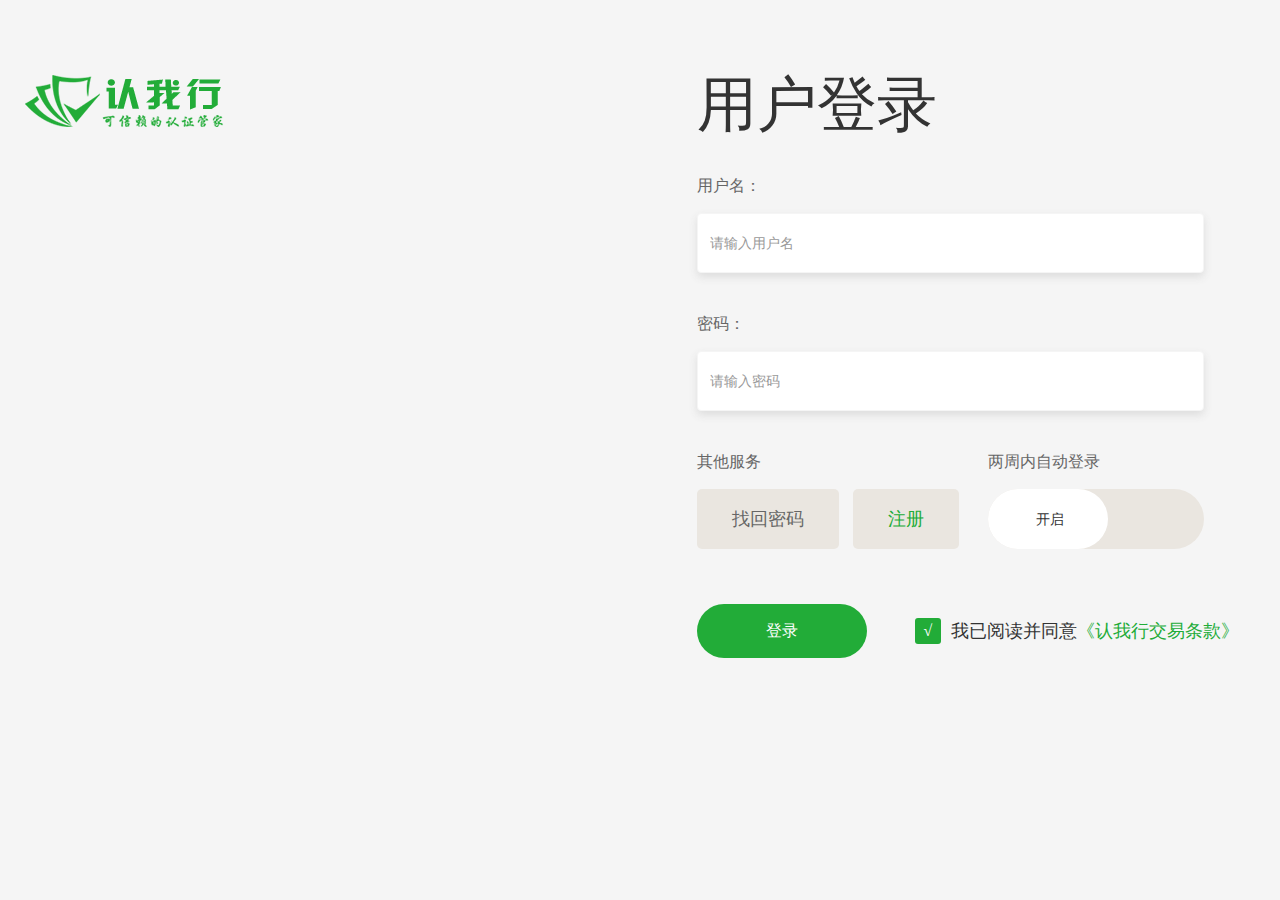
<file: signin.html>
<!DOCTYPE html>
<html>  
<head>  
    <meta http-equiv="Content-Type" content="text/html;charset=utf-8" />
    <meta name="keywords" content="" />
    <meta name="description" content="" />
    <title>认我行登录页</title>
    <link rel="stylesheet" href="css/bootstrap.css" />
    <link rel="stylesheet" href="css/share.css" />
    <link rel="stylesheet" href="css/signshare.css" />
    <link rel="stylesheet" href="css/bootstrapValidator.min.css" />
</head>
<body>
    <div class="sign_box m1230">
        <div class="sign w1230">
            <a href="index.html"><img src="./images/img/logo.png" alt=""></a>
            <form action="" method="post" id="register-form-signin">
                <header>用户登录</header>
                <div class="form-group clearfix">
                    <div>
                        <label for="username">用户名：</label>
                        <input type="tel" class="form-control" name="userName" id="userName" placeholder="请输入用户名" required>
                    </div>
                </div>
                <div class="form-group clearfix">
                    <div>
                        <label for="password">密码：</label>
                        <input type="password" class="form-control" name="password" id="password" placeholder="请输入密码">
                    </div>
                </div>
               <div class="form-group clearfix bottom">
                    <div class="div1">
                        <label>其他服务</label>
                        <a href="signforget.html">找回密码</a>
                        <a href="signup.html" class="a2">注册</a>
                    </div>
                    <div class="div2">
                        <label>两周内自动登录</label>
                        <p>
                            <i></i>
                            <span class="span1">开启</span><span class="span2"></span>
                        </p>
                    </div>
                </div>
                <div class="submit">
                    <button type="submit">登录</button>
                    <input type="checkbox" id="checkbox" checked="checked"><p><span>我已阅读并同意</span><a href="">《认我行交易条款》</a></p>
                </div>
            </form>
        </div>
    </div>



    <script src="js/jquery-1.9.1.min.js"></script>
    <script src="js/bootstrap.min.js"></script>
    <script src="js/bootstrapValidator.min.js"></script>
    <script src="js/sign.js"></script>
</body>
</html>
</file>
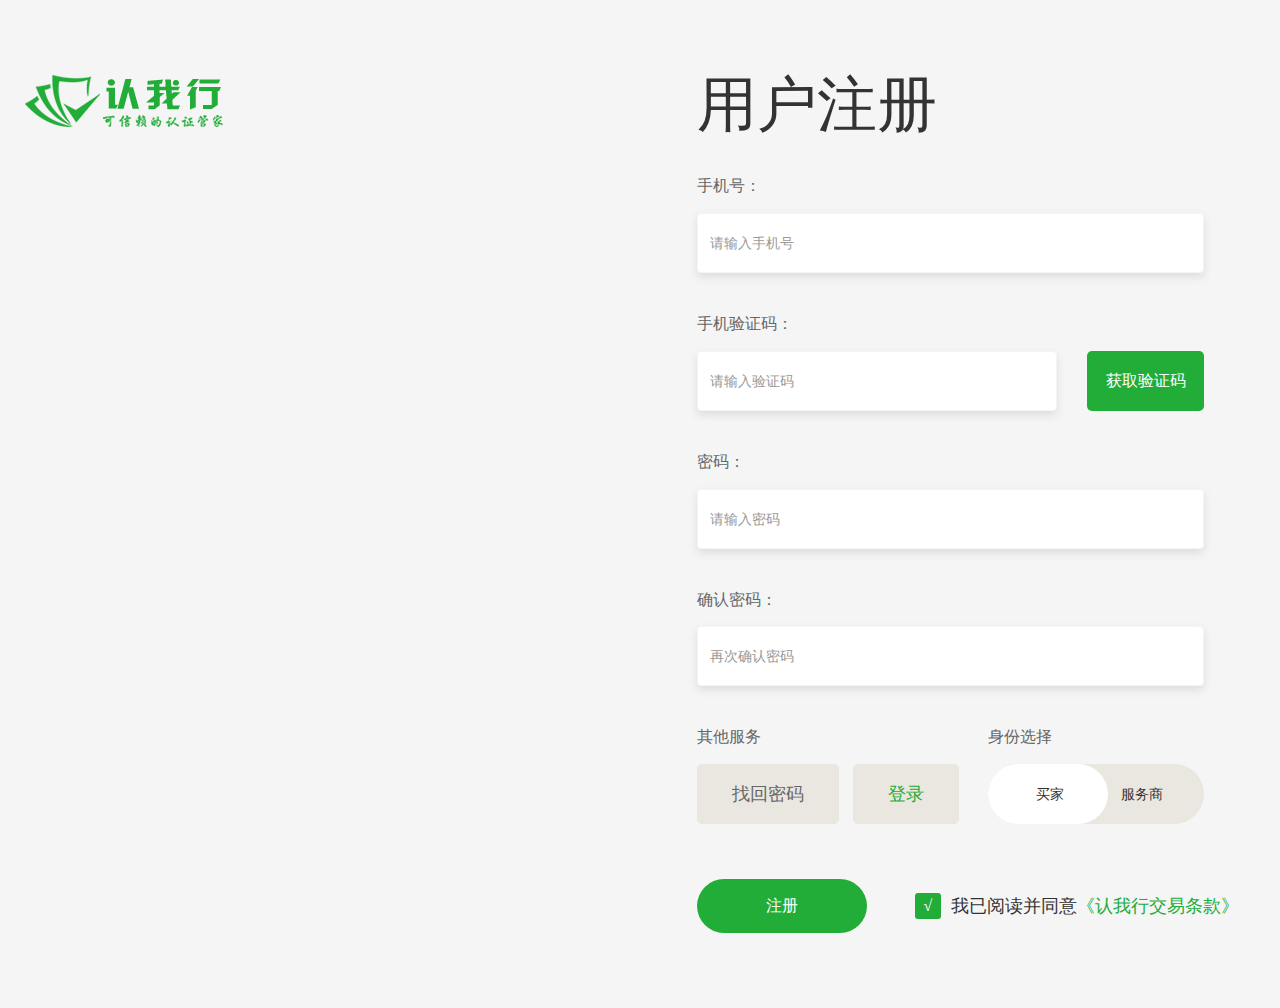
<file: signup.html>
<!DOCTYPE html>
<html>  
<head>  
  	<meta http-equiv="Content-Type" content="text/html;charset=utf-8" />
  	<meta name="keywords" content="" />
  	<meta name="description" content="" />
  	<title>认我行注册页</title>
  	<link rel="stylesheet" href="css/bootstrap.css" />
  	<link rel="stylesheet" href="css/share.css" />
  	<link rel="stylesheet" href="css/signshare.css" />
  	<link rel="stylesheet" href="css/bootstrapValidator.min.css" />
</head>
<body>
	<div class="sign_box m1230">
		<div class="sign w1230">
			<a href="index.html"><img src="./images/img/logo.png" alt=""></a>
			<form action="" method="post" id="register-form-signup">
				<header>用户注册</header>
	            <div class="form-group clearfix">
	           		<div>
	            		<label for="username">手机号：</label>
	                	<input type="tel" class="form-control" name="userName" id="userName" placeholder="请输入手机号" required>
	                </div>
	            </div>
	            <div class="form-group clearfix phonema">
	            	<div>
	            		<label for="">手机验证码：</label>
	               	 	<input type="txt" class="form-control w360" name="" id="" placeholder="请输入验证码" required>
	                	<a class="getmobilema" href="">获取验证码</a>
	                </div>
	            </div>
	            <div class="form-group clearfix">
	            	<div>
		            	<label for="password">密码：</label>
		                <input type="password" class="form-control" name="password" id="password" placeholder="请输入密码">
		            </div>
	            </div>
	            <div class="form-group clearfix">
	           		<div>
		            	<label for="repassword">确认密码：</label>
		                <input type="password" class="form-control" name="repassword" id="repassword" placeholder="再次确认密码">
	            	</div>
	            </div>
	           <div class="form-group clearfix bottom">
	           		<div class="div1">
		            	<label>其他服务</label>
		                <a href="signforget.html">找回密码</a>
		                <a href="signin.html" class="a2">登录</a>
	            	</div>
	            	<div class="div2">
		            	<label>身份选择</label>
		            	<p>
		            		<i></i>
		            		<span class="span1">买家</span><span class="span2">服务商</span>
		            	</p>
	            	</div>
	            </div>
				<div class="submit">
	            	<button type="submit">注册</button>
					<input type="checkbox" id="checkbox" checked="checked"><p><span>我已阅读并同意</span><a href="">《认我行交易条款》</a></p>
				</div>
	        </form>
		</div>
	</div>
	
  	<script src="js/jquery-1.9.1.min.js"></script>
  	<script src="js/bootstrap.min.js"></script>
	<script src="js/bootstrapValidator.min.js"></script>
	<script src="js/sign.js"></script>

</body>
</html>
</file>
<file: css/share.css>
*,h1,h2,h3,h4,h5,h6,p,ul,ol,li{
	margin: 0;
	padding: 0;
	color: #333;
	font-family:'Microsoft YaHei', Arial,Tahoma, Helvetica, sans-serif;
}
ul,ol{
	list-style: none;
}
img{
	border: 0;
}
a,
a:hover,
a:focus{
	text-decoration: none;
}
input,
button{
	outline: none;
}
.w1230{
	width: 1230px;
	margin: 0 auto;
}
.m1230{
	min-width: 1230px;
}
.allfixwindowschoose{
	float: right;
	width: 180px;
	height: 40px;
	box-sizing:content-box;
	overflow: hidden;
}
.allfixwindowschoose input[type="submit"],
.allfixwindowschoose span{
	float: left;
	width: 80px;
	margin: 0 5px;
	height: 40px;
	line-height: 40px;
	border-radius: 3px;
	text-align: center;
	font-size: 18px;
	cursor: pointer;
}
.allfixwindowschoose input[type="submit"]{
	background-color: #22ac38;
	color: #fff;
	border:1px solid #22ac38;
}
.allfixwindowschoose span{
	background-color: #f1f1f1;
}
</file>
<file: css/topnav.css>
.topadvertise{
	display: block;
	height: 100px;
	background: url(../images/img/topadvertise.png) no-repeat center;
}
.topbar_box{
	background-color: #f2f2f2;
	height: 30px;
	line-height: 30px;
}
.topbar_box.topbarfix{
	position: fixed;
	top: 0;
	left: 0;
	right: 0;
	z-index: 9999;
}
.topbar_box .topbar{
	overflow: hidden;
}
.topbar_box .topbar p{
	float: left;
}
.topbar_box .topbar div{
	float: right;
}
.topbar_box .topbar div a{
	float: right;
	color: #a4a4a4;
	margin-left: 36px;
}
.topbar_box .topbar div a:hover{
	color: #22ac38;
}
.topbar_box .topbar div a.a1{
	color: #22ac38;
}
.topbar_box .topbar div a.a2 i{
	float: left;
	width: 21px;
	height: 30px;
	background: url(../images/icon/icon_index.png) no-repeat 0 9px;
}
.topbar_box .topbar div a.a2 span{
	color: #22ac38;
}
.topbar_box .topbar div a.a3 i{
	float: left;
	width: 19px;
	height: 30px;
	background: url(../images/icon/icon_index.png) no-repeat -36px 7px;
}
.topbar_box .topbar div a.a6{
	margin-left: 20px;
}
.search_box{
	padding: 30px 0 16px;
	position: relative;
	z-index: 99;
	background-color: #fff;
}
.search_box .search .logo{
	float: left;
	margin: 9px 0 0;
}
.search_box.searchfix{
	position: fixed;
	padding: 0;
	top: 30px;
	left: 0;
	right: 0;
	z-index: 9999;
	border-bottom: 1px solid #ddd;
}
.search_box .search .area{
	float: left;
	margin: 16px 40px;
	width: 98px;
	height: 36px;
	line-height: 34px;
	border: 1px solid #eee;
	border-radius: 3px;
}
.search_box .search .area p.p{
	width: 100%;
	height: 100%;
	cursor: pointer;
}
.search_box .search .area p.p span{
	float: left;
	width: 74px;
	font-size: 16px;
	text-align: center;
}
.search_box .search .area p.p i{
	float: right;
	width: 22px;
	height: 100%;
	background: url(../images/icon/icon_index.png) no-repeat -70px 15px;
}
.search_box .search .right{
	float: right;
	width: 850px;
	margin-top: 14px;
}
.search_box .search .right form{
	float: left;
	width: 670px;
	height: 40px;
	border-radius: 5px;
	line-height: 40px;
}
.search_box .search .right form .type{
	position: relative;
	float: left;
	width: 94px;
	height: 40px;
	border-top: 2px solid #22ac38;
	border-left: 2px solid #22ac38;
	border-bottom: 2px solid #22ac38;
	border-radius: 5px 0 0 5px;
}
.search_box .search .right form .type p{
	position: relative;
	left: 0;
	width: 100%;
	height: 38px;
	cursor: pointer;
	z-index: 2;
}
.search_box .search .right form .type p span{
	width: 60px;
	float: left;
	color: #22ac38;
	line-height: 36px;
	text-align: right;
}
.search_box .search .right form .type p i{
	float: right;
	border-right: 1px solid #eee;
	width: 29px;
	height: 36px;
	background: url(../images/icon/icon_index.png) no-repeat -95px 15px;
}
.search_box .search .right form .type.border{
	border-radius: 5px 0 0 0;
}
.search_box .search .right form .type.border p{
	border-bottom: 2px solid #fff;
}
.search_box .search .right form .type.border p i{
	border-right: 1px solid #fff;
}
.search_box .search .right form .type div{
	position: absolute;
	top: 36px;
	left: -2px;
	width: 96px;
	border: 2px solid #22ac38;
	border-radius: 0 0 5px 5px;
	overflow: hidden;
	z-index: 1;
	display: none;
}
.search_box .search .right form .type div span{
	float: left;
	width: 96px;
	height: 30px;
	padding-left: 18px;
	line-height: 30px;
	background-color: #fff;
	cursor: pointer;
}
.search_box .search .right form .type div span:hover{
	background-color: #eee;
}
.search_box .search .right form .ipt{
	float: right;
	width: 576px;
	height: 40px;
}
.search_box .search .right form .ipt input[type="text"]{
	border-left: 0;
	border-right: 0;
	border-top: 2px solid #22ac38;
	border-bottom: 2px solid #22ac38;
	height: 40px;
	line-height: 36px;
	float: left;
	padding: 0 15px;
	width: 458px;
}
.search_box .search .right form .ipt input[type="submit"]{
	width: 116px;
	height: 40px;
	font-size: 18px;
	line-height: 36px;
	border: 2px solid #22ac38;
	float: left;
	background-color: #22ac38;
	color: #fff;
	border-radius: 0 5px 5px 0;
	cursor: pointer;
}
.search_box .search .right form .ipt input[type="submit"]:hover{
	background-color: #179500;
	border:1px solid #179500;
}
.search_box .search .right .other{
	float: left;
	width: 175px;
	height: 40px;
}
.search_box .search .right .other span.span{
	float: left;
	width: 55px;
	height: 40px;
	line-height: 40px;
	text-align: center;
	color: #a4a4a4;
}
.search_box .search .right .other div{
	float: right;
	width: 120px;
	height: 40px;
	border-radius: 5px;
	background-color: #22ac38;
	line-height: 40px;
	text-align: center;
}
.search_box .search .right .other div:hover{
	background-color: #179500;
}
.search_box .search .right .other div a{
	float: left;
	color: #fff;
	width: 100%;
	height: 100%;
	font-size: 18px;
}
.search_box .search .right .hot{
	float: left;
	margin: 10px 0 0 20px;
	width: 550px;
}
.search_box.searchfix .search .right .hot{
	display: none;
}
.search_box .search .right .hot a{
	float: left;
	color: #a4a4a4;
}
.search_box .search .right .hot span.span1{
	color: #22ac38;
	margin: 0;
}
.search_box .search .right .hot span{
	float: left;
	color: #a4a4a4;
	margin: 0 12px;
}
.search_box .search .right .hot a:hover{
	color: #22ac38;
}
.nav_box{
	position: relative;
	z-index: 10;
	background-color: #22ac38;
	height: 40px;
}
.nav_box.navmt{
	margin-top: 100px;
}
.nav_box .nav{
	height: 100%;
}
.nav_box .nav .sec_nav{
	position: relative;
	width: 200px;
	float: left;
	z-index: 9;
}
.nav_box .nav .sec_nav .top{
	width: 100%;
	height: 40px;
	cursor: pointer;
	/*background-color: #179500;*/
}
.nav_box .nav .sec_nav .top i{
	float: left;
	margin: 13px 12px 0 37px;
	width: 21px;
	height: 16px;
	background: url(../images/icon/icon_index.png) no-repeat -134px 0px;
}
.nav_box .nav .sec_nav .top span{
	float: left;
	color: #fff;
	height: 40px;
	font-size: 22px;
	line-height: 40px;
}
.nav_box .nav .sec_nav .down{
	position: absolute;
	left: 0;
	right: 0;
	top: 40px;
	height: 500px;
}
.nav_box .nav .sec_nav .down .shadow,
.nav_box .nav .sec_nav .down ul.sec_ul{
	position: absolute;
	top: 0;
	left: 0;
	right: 0;
	bottom: 0;
}
.nav_box .nav .sec_nav .down .shadow{
	z-index: 1;
	background-color: #fff;
	opacity: 0.5;
}
.nav_box .nav .sec_nav .down ul.sec_ul{
	padding: 1px 0 2px;
	z-index: 2;
}
.nav_box .nav .sec_nav .down ul.sec_ul li{
	width: 100%;
	float: left;
	font-size: 22px;
	height: 71px;
}
.nav_box .nav .sec_nav .down ul.sec_ul li:last-child{
	height: 74px;
}
.nav_box .nav .sec_nav .down ul.sec_ul li:hover p{
	background-color: #fff;
}
.nav_box .nav .sec_nav .down ul.sec_ul li:hover p span{
	color: #22ac38;
}
.nav_box .nav .sec_nav .down ul.sec_ul li p.p{
	width: 100%;
	height: 100%;
	cursor: pointer;
}
.nav_box .nav .sec_nav .down ul.sec_ul li p.p i{
	float: left;
	margin: 22px 9px 0 35px;
	width: 26px;
	height: 26px;
	background-image: url(../images/icon/icon_index.png);
	background-repeat: no-repeat;
}
.nav_box .nav .sec_nav .down ul.sec_ul li p.p i.i1{
	background-position: 2px -36px;
}
.nav_box .nav .sec_nav .down ul.sec_ul li p.p i.i2{
	background-position: -43px -36px;
}
.nav_box .nav .sec_nav .down ul.sec_ul li p.p i.i3{
	background-position: -88px -36px;
}
.nav_box .nav .sec_nav .down ul.sec_ul li p.p i.i4{
	background-position: -133px -34px;
}
.nav_box .nav .sec_nav .down ul.sec_ul li p.p i.i5{
	background-position: -176px -34px;
}
.nav_box .nav .sec_nav .down ul.sec_ul li p.p i.i6{
	background-position: -220px -34px;
}
.nav_box .nav .sec_nav .down ul.sec_ul li p.p i.i7{
	background-position: -264px -34px;
}
.nav_box .nav .sec_nav .down ul.sec_ul li p.p span{
	float: left;
	height: 70px;
	line-height: 70px;
}
.nav_box .nav .sec_nav .down ul.sec_ul li .cnt{
	position: absolute;
	top: 0;
	left: 200px;
	background-color: #fff;
	width: 500px;
	height: 500px;
	display: none;
}
.nav_box .nav .sec_nav .down ul.sec_ul li:hover .cnt{
	display: block;
}
.nav_box .nav .fir_nav{
	float: left;
	width: 1030px;
}
.nav_box .nav .fir_nav a{
	width: 206px;
	float: left;
	height: 40px;
	font-size: 18px;
	line-height: 40px;
	color: #fff;
	text-align: center;
}
.nav_box .nav .fir_nav a:hover,
.nav_box .nav .fir_nav a.active{
	background-color: #179500;
}
</file>
<file: css/index.css>
#myCarousel{
	position: relative;
	height: 500px;
	background: url(../images/img/mainbanner01.png) no-repeat center;
}
#myCarousel .carousel-inner{
	height: 100%;
}
#myCarousel .carousel-inner .item{
	height: 100%;
	background-repeat: no-repeat;
	background-position: center;
}
.carousel-indicators{
	z-index: 1;
}
.carousel-indicators li{
	border:1px solid #22ac38;
}
.carousel-indicators li.active{
	background-color: #22ac38;
}
.banneradver{
	position: absolute;
	top: 0;
	bottom: 0;
	right: 50%;
	padding: 1px 0;
	margin-right: -615px;
	width: 242px;
	z-index: 1;
}
.banneradver .adv{
	float: left;
	margin: 8px 0;
	height: 150px;
	width: 100%;
	padding:0 30px;
	background-color: #fff;
}
.banneradver .adv h3{
	font-size: 16px;
	margin: 10px 0 0;
}
.banneradver .adv p{
	position: relative;
	font-size: 14px;
	margin: 8px 0;
	color: #666;
}
.banneradver .adv p:after{
	position: absolute;
	content: "";
	top: 25px;
	left: 0;
	width: 30px;
	height: 4px;
	background-color: #f60;
}
.banneradver .adv img{
	float: right;
}
.content_box{
	background-color: #fff;
	padding-bottom: 100px;
}
.content_box .content .list{
	width: 100%;
}
.content_box .content .list .img{
	float: left;
	width: 100%;
	height: 100px;
	margin: 30px 0;
}
.content_box .content .list .cnt{
	float: left;
	width: 100%;
}
.content_box .content .list .cnt img{
	float: left;
}
.content_box .content .list .cnt .ul_box{
	float: right;
	width: 979px;
}
.content_box .content .list .cnt .ul_box .ulsel,
.content_box .content .list .cnt .ul_box .ulcnt{
	float: left;
	width: 100%;
}
.content_box .content .list .cnt .ul_box .ulsel li{
	float: left;
	margin-right: 56px;
	padding-bottom: 8px;
	cursor: pointer;
}
.content_box .content .list .cnt .ul_box .ulsel li.active{
	color: #22ac38;
	border-bottom: 2px solid #22ac38;
}
.content_box .content .list .cnt .ul_box .ulcnt li{
	width: 100%;
	display: none;
}
.content_box .content .list .cnt .ul_box .ulcnt{
	margin-top: 11px;
}
.content_box .content .list.list1 .cnt .ul_box .ulcnt,
.content_box .content .list.list3 .cnt .ul_box .ulcnt{
	border-top: 1px solid #eee;
	border-left: 1px solid #eee;
}
.content_box .content .list.list1 .cnt .ul_box .ulcnt li{
	overflow: hidden;
	height: 288px;
}
.content_box .content .list.list1 .cnt .ul_box .ulcnt li a{
	float: left;
	width: 163px;
	height: 144px;
	line-height: 144px;
	color: #666;
	text-align: center;
	border-right: 1px solid #eee;
	border-bottom: 1px solid #eee;
}
.content_box .content .list.list1 .cnt .ul_box .ulcnt li a:hover{
	color: #22ac38;
}
.content_box .content .list.list1 .cnt .ul_box .ulcnt li a span.span1{
	width: 100%;
	float: left;
	font-size: 26px;
	margin: 42px 0 28px;
	line-height: 26px;
	color: #22ac38;
	text-align: center;
}
.content_box .content .list.list1 .cnt .ul_box .ulcnt li a span.span2{
	width: 100%;
	float: left;
	color: #333;
	text-align: center;
	vertical-align: center;
	line-height: 20px;
}
.content_box .content .list .cnt .ul_box .ulcnt li.block{
	display: block;
}
.content_box .content .list.list2 .cnt .ul_box .ulcnt li{
	overflow: hidden;
	height: 178px;
}
.content_box .content .list.list2 .cnt .ul_box .ulcnt li p{
	width: 50%;
	float: left;
	height: 35px;
	line-height: 35px;
	cursor: pointer;
}
.content_box .content .list.list2 .cnt .ul_box .ulcnt li p span{
	float: left;
	color: #666;
}
.content_box .content .list.list2 .cnt .ul_box .ulcnt li p i{
	width: 2px;
	height: 10px;
	float: left;
	margin:13px 10px;
	background-color: #a4a4a4;
}
.content_box .content .list.list2 .cnt .ul_box .ulcnt li p a{
	float: left;
	width: 350px;
	color: #333;
	overflow: hidden;
	text-overflow: ellipsis;
	white-space: nowrap;
}
.content_box .content .list.list2 .cnt .ul_box .ulcnt li p:hover a{
	color: #22ac38;
}
.content_box .content .list.list .cnt .ul_box .ulcnt li{
	height: 288px;
	overflow: hidden;
}
.content_box .content .list.list3 .cnt .ul_box .ulcnt li img,
.content_box .content .list.list3 .cnt .ul_box .ulcnt li a{
	float: left;
	width: 163px;
	height: 96px;
	border-right: 1px solid #eee;
	border-bottom: 1px solid #eee;
}
.content_box .content .list.list3 .cnt .ul_box .ulcnt li a{
	color: #666;
	text-align: center;
	line-height: 96px;
}
.content_box .content .list.list3 .cnt .ul_box .ulcnt li a:hover{
	color: #22ac38;
}
</file>
<file: css/foot.css>
.footer_box{
	background-color: #22ac38;
	height: 255px;
	padding: 28px 0;
}
.footer_box .footer .href{
	width: 768px;
	margin: 0 auto;
}
.footer_box .footer .href a{
	color: #fff;
}
.footer_box .footer .href span{
	margin: 0 25px;
	color: #fff;
}
.footer_box .footer .href a:hover{
	text-decoration: underline;
}
.footer_box .footer .img{
	width: 199px;
	height: 52px;
	margin: 25px auto;
	background: url(../images/img/footlogo.png) no-repeat center;
}
.footer_box .footer address{
	margin: 0 auto;
	width: 440px;
	height: 30px;
	line-height: 30px;
}
.footer_box .footer address p{
	float: left;
	color: #fff;
}
.footer_box .footer address p.p1{
	font-size: 18px;
	margin-right: 5px;
}
.footer_box .footer address p.p2{
	font-size: 16px;
	margin-left: 30px;
}
.footer_box .footer address p.p2 span{
	float: left;
	margin-left: 5px;
	color: #fff;
}
.footer_box .footer address p.p2 i{
	float: left;
	width: 28px;
	height: 30px;
	background: url(../images/icon/icon_index.png) no-repeat 0 -72px;
}
.footer_box .footer address p.p3 i{
	background: url(../images/icon/icon_index.png) no-repeat -40px -78px;
}
.footer_box .footer .copy{
	margin-top: 30px;
	color: #fff;
	text-align: center;
}
</file>
<file: css/help.css>
.helpnav_box{
	background-color: #22ac38;
	height: 40px;
}
.helpnav_box .helpnav{
	overflow: hidden;
}
.helpnav_box .helpnav a{
	width: 172px;
	float: left;
	height: 40px;
	color: #fff;
	text-align: center;
	line-height: 40px;
	background-color: #22ac38;
}
.helpnav_box .helpnav a:hover,
.helpnav_box .helpnav a.active{
	background-color: #179500;
}
.helpmain_box{
	background-color: #f5f5f5;
}
.helpmain_box .helpmain{
	padding: 40px 0 60px;
	overflow: hidden;
}
.helpmain_box .helpmain .select{
	width: 240px;
	float: left;
	border: 1px solid #eee;
}
.helpmain_box .helpmain .select header{
	float: left;
	width: 100%;
	background-color: #22ac38;
	line-height: 50px;
	font-size: 18px;
	color: #fff;
}
.helpmain_box .helpmain .select header i{
	float: left;
	margin: 0 17px 0 33px;
	width: 26px;
	height: 50px;
	background:url(../images/icon/icon_help.png) no-repeat 0 18px;
}
.helpmain_box .helpmain .select ul.ulsel{
	float: left;
	width: 100%;
	overflow: hidden;
	padding: 0 30px;
	background-color: #fff;
}
.helpmain_box .helpmain .select ul.ulsel li{
	float: left;
	width: 100%;
}
.helpmain_box .helpmain .select ul.ulsel li div{
	position: relative;
	width: 100%;
	height: 50px;
	line-height: 50px;
	float: left;
	font-size: 16px;
	border-bottom: 1px solid #ddd;
	cursor: pointer;
}
.helpmain_box .helpmain .select ul.ulsel li div i.i1{
	float: left;
	margin: 0 20px 0 0;
	width: 26px;
	height: 50px;
	background:url(../images/icon/icon_help.png) no-repeat -36px 16px;
}
.helpmain_box .helpmain .select ul.ulsel li div i.i2{
	position: absolute;
	right: 0;
	top: 10px;
	width: 26px;
	height: 30px;
	transition: transform 0.3s;
	-ms-transition: transform 0.3s;
	-o-transition: transform 0.3s;
	-moz-transition: transform 0.3s;
	-webkit-transition: transform 0.3s;
	background:url(../images/icon/icon_help.png) no-repeat -36px -30px;
}
.helpmain_box .helpmain .select ul.ulsel li.curr div i.i2{
	transform: rotate(90deg);
	-ms-transform: rotate(90deg);
	-o-transform: rotate(90deg);
	-moz-transform: rotate(90deg);
	-webkit-transform: rotate(90deg);
}
.helpmain_box .helpmain .select ul.ulsel li div i.i3{
	background:url(../images/icon/icon_help.png) no-repeat 6px -18px;
}
.helpmain_box .helpmain .select ul.ulsel li ul{
	float: left;
	width: 100%;
	overflow: hidden;
	display: none;
}
.helpmain_box .helpmain .select ul.ulsel li:first-child ul{
	display: block;
}
.helpmain_box .helpmain .select ul.ulsel li ul li{
	float: left;
	width: 100%;
	padding-left: 47px;
	height: 50px;
	border-bottom: 1px solid #ddd;
	line-height: 50px;
}
.helpmain_box .helpmain .select ul.ulsel li ul li a{
	color: #666;
}
.helpmain_box .helpmain .select ul.ulsel li ul li a:hover{
	color: #22ac38;
}
.helpmain_box .helpmain .helpcnt{
	float: right;
	width: 970px;
}
.helpmain_box .helpmain .helpcnt .search{
	width: 100%;
	float: left;
	background-color: #fff;
	border: 1px solid #eee;
	padding: 25px 0;
}
.helpmain_box .helpmain .helpcnt .search img{
	float: left;
	width: 86px;
	height: 80px;
	margin: 0 64px 0 66px;
}
.helpmain_box .helpmain .helpcnt .search form{
	width: 682px;
	float: left;
}
.helpmain_box .helpmain .helpcnt .search form input[type="text"]{
	width: 540px;
	height: 40px;
	border: 2px solid #22ac38;
	line-height: 40px;
	padding: 0 20px;
	border-radius: 5px;
}
.helpmain_box .helpmain .helpcnt .search form input[type="text"]::-webkit-input-placeholder { 
　　color:#a4a4a4;
　}
.helpmain_box .helpmain .helpcnt .search form input[type="text"]:-moz-placeholder {
　　color:#a4a4a4;
　}
.helpmain_box .helpmain .helpcnt .search form input[type="text"]::-moz-placeholder {
　　color:#a4a4a4;
　}
.helpmain_box .helpmain .helpcnt .search form input[type="text"]:-ms-input-placeholder {
　　color:#a4a4a4;
}
.helpmain_box .helpmain .helpcnt .search form button[type="submit"]{
	width: 122px;
	height: 40px;
	float: right;
	background-color: #22ac38;
	color: #fff;
	text-align: center;
	font-size: 18px;
	border: 0;
	border-radius: 5px;
	line-height: 40px;
}
.helpmain_box .helpmain .helpcnt .search form p{
	float: left;
	margin: 23px 0 0 23px;
}
.helpmain_box .helpmain .helpcnt .search form p a{
	float: left;
	color: #a4a4a4;
}
.helpmain_box .helpmain .helpcnt .search form p span{
	color: #a4a4a4;
	float: left;
	margin: 0 15px;
}
.helpmain_box .helpmain .helpcnt .search form p span.span1{
	margin:0 5px 0 0;
	color: #22ac38;
}
.helpmain_box .helpmain .helpcnt .search form p a:hover{
	color: #22ac38;
}
.helpmain_box .helpmain .helpcnt .result{
	float: left;
	width: 100%;
	padding: 8px 30px;
	background-color: #fff;
}
.helpmain_box .helpmain .helpcnt .result .head{
	float: left;
	width: 100%;
	height: 42px;
	line-height: 42px;
	font-size: 18px;
	border-bottom: 1px solid #ddd;
}
.helpmain_box .helpmain .helpcnt .result .head.center{
	text-align: center;
	font-size: 22px;
}
.helpmain_box .helpmain .helpcnt .result ul{
	float: left;
	width: 100%;
}
.helpmain_box .helpmain .helpcnt .result ul li{
	position: relative;
	height: 35px;
	line-height: 35px;
	float: left;
	padding-left: 12px;
}
.helpmain_box .helpmain .helpcnt .result ul.ul1 li{
	width: 33.3333%;
}
.helpmain_box .helpmain .helpcnt .result ul.ul2 li{
	width: 100%;
}
.helpmain_box .helpmain .helpcnt .result ul li i{
	position: absolute;
	left: 0;
	top: 15px;
	width: 4px;
	height: 4px;
	background-color: #666;
	border-radius: 50%;
}
.helpmain_box .helpmain .helpcnt .result ul li:hover i{
	background-color: #22ac38;
}
.helpmain_box .helpmain .helpcnt .result ul li:hover a{
	color: #22ac38;
}
.helpmain_box .helpmain .helpcnt .result ul li a{
	color: #666;
}
.helpmain_box .helpmain .helpcnt .result div.cnt{
	width: 100%;
	float: left;
	padding: 20px 0;
}
.helpmain_box .helpmain .helpcnt .result div.cnt h3{
	font-size: 18px;
	float: left;
	width: 100%;
	line-height: 30px;
	font-weight: bold;
}
.helpmain_box .helpmain .helpcnt .result div.cnt p{
	line-height: 28px;
	text-indent: 28px;
}
</file>
<file: css/requirement.css>
.nav_box .nav .sec_nav .down{
	display: none;
}
/*.nav_box .nav .sec_nav:hover .down{
	display: block;
}*/
.require_box{
	background-color: #fff;
}
.require_box .require .sel_box{
	padding: 0 30px;
	border:1px solid #ccc;
	margin: 10px 0 20px;
}
.require_box .require .sel_box .sel{
	height: 50px;
	border-bottom: 1px dashed #ddd;
	padding: 10px 0;
}
.require_box .require .sel_box .sel3{
	border-bottom: 0;
}
.require_box .require .sel_box .sel span{
	float: left;
	text-align: center;
	width: 20px;
	height: 30px;
	line-height: 30px;
	font-size: 16px;
}
.require_box .require .sel_box .sel span.span1{
	width: 97px;
	font-weight: bold;
	color: #666;
}
.require_box .require .sel_box .sel select{
	float: left;
	height: 30px;
	border-color: #22ac38;
	outline: none;
	color: #666;
	font-size: 16px;
	cursor: pointer;
}
.require_box .require .sel_box .sel2 ul{
	float: left;
	overflow: hidden;
}
.require_box .require .sel_box .sel2 ul li{
	float: left;
	margin-right: 18px;
}
.require_box .require .sel_box .sel2 ul li a{
	float: left;
	color: #666;
	padding: 0 10px;
	height: 30px;
	text-align: center;
	line-height: 30px;
	font-size: 16px;
}
.require_box .require .sel_box .sel2 ul li:hover a,
.require_box .require .sel_box .sel2 ul li.active a{
	background-color: #22ac38;
	color: #fff;
}
.require_box .require .cnt_box{
	padding: 0 30px;
	border:1px solid #ccc;
	margin: 0 0 100px;
}
.require_box .require .cnt_box ul.cnt{
	float: left;
}
.require_box .require .cnt_box ul.cnt li{
	width: 100%;
	float: left;
	height: 105px;
	padding: 20px 0;
	border-bottom: 1px dashed #ddd;
}
.require_box .require .cnt_box ul.cnt li .left{
	float: left;
	padding-left: 5px;
	width: 585px;
	height: 65px;
}
.require_box .require .cnt_box ul.cnt li .left h3{
	font-size: 18px;
	font-weight: bold;
	color: #22ac38;
	margin: 10px 0;
}
.require_box .require .cnt_box ul.cnt li .left p{
	color: #666;
	overflow: hidden;
	text-overflow: ellipsis;
	white-space: nowrap;
}
.require_box .require .cnt_box ul.cnt li p.p{
	float: left;
	width: 340px;
	height: 65px;
	line-height: 65px;
	text-align: right;
}
.require_box .require .cnt_box ul.cnt li p.p span{
	color: #22ac38;
}
.require_box .require .cnt_box ul.cnt li a{
	float: right;
	margin:17px 0;
	width: 80px;
	height: 30px;
	line-height: 30px;
	text-align: center;
	background-color: #22ac38;
	color: #fff;
	border-radius: 5px;
}
.require_box .require .cnt_box ul.pagination{
	float: right;
	margin: 54px 0 26px;
}
.require_box .require .cnt_box ul.pagination li a{
	margin: 0 5px;
	color: #333;
	border: 1px solid #22ac38;
}
.require_box .require .cnt_box ul.pagination li:not(.disabled) a:hover,
.require_box .require .cnt_box ul.pagination li:not(.disabled) a.active{
	background-color: #22ac38;
	color: #fff;
}
</file>
<file: css/requirementdetails.css>
.nav_box .nav .sec_nav .down{
	display: none;
}
/*.nav_box .nav .sec_nav:hover .down{
	display: block;
}*/

.reqdetails_box{
	background-color: #fff;
}
.reqdetails_box .reqdetails .bid{
	margin-bottom: 44px;
}
.reqdetails_box .reqdetails .bid header{
	height: 163px;
	border-bottom: 1px solid #ddd;
}
.reqdetails_box .reqdetails .bid header p{
	height: 68px;
	line-height: 68px;
}
.reqdetails_box .reqdetails .bid header p span{
	color: #666;
}
.reqdetails_box .reqdetails .bid header p a:hover span{
	color: #22ac38;
}
.reqdetails_box .reqdetails .bid header div img{
	float: left;
	width: 60px;
	height: 60px;
}
.reqdetails_box .reqdetails .bid header div h3{
	float: left;
	margin-left: 13px;
	font-size: 22px;
	line-height: 22px;
}
.reqdetails_box .reqdetails .bid .step{
	height: 152px;
	padding: 0 10px;
	border: 1px solid #ddd;
	background-color: #f1f1f1;
	overflow: hidden;
}
.reqdetails_box .reqdetails .bid .step p.top{
	height: 33px;
	line-height: 32px;
	border-bottom: 1px solid #ddd;
	color: #666;
	padding: 0 20px;
}
.reqdetails_box .reqdetails .bid .step p.top span{
	font-weight: bold;
	color: #333;
}
.reqdetails_box .reqdetails .bid .step ul{
	width: 1288px;
	border-top: 1px solid #fff;
	height: 115px;
	margin-left: -39px;
}
.reqdetails_box .reqdetails .bid .step ul li{
	float: left;
	width: 184px;
}
.reqdetails_box .reqdetails .bid .step ul li .span1{
	text-align: center;
	width: 86px;
	height: 17px;
	margin: 11px 47px;
	float: left;
}
.reqdetails_box .reqdetails .bid .step ul li .span1 span{
	float: left;
	height: 17px;
	line-height: 17px;
	color: #a4a4a4;
}
.reqdetails_box .reqdetails .bid .step ul li .span1 i{
	margin-right: 9px;
	float: left;
	width: 17px;
	height: 17px;
	background:url(../images/icon/icon_req.png) no-repeat -142px 1px;
}
.reqdetails_box .reqdetails .bid .step ul li div{
	float: left;
	width: 100%;
	height: 26px;
	position: relative;
}
.reqdetails_box .reqdetails .bid .step ul li div p{
	width: 100%;
	height: 6px;
	margin: 10px 0;
	background-color: #dcdcdc;
}
.reqdetails_box .reqdetails .bid .step ul li:first-child div p{
	width: 50%;
	float: right;
}
.reqdetails_box .reqdetails .bid .step ul li:last-child div p{
	width: 50%;
	float: left;
}
.reqdetails_box .reqdetails .bid .step ul li.finish div p,
.reqdetails_box .reqdetails .bid .step ul li.active div p{
	background-color: #22ac38;
}
.reqdetails_box .reqdetails .bid .step ul li div span,
.reqdetails_box .reqdetails .bid .step ul li div i{
	position: absolute;
	top: 50%;
	left: 50%;
	display: block;
}
.reqdetails_box .reqdetails .bid .step ul li div span{
	width: 26px;
	height: 26px;
	border-radius: 50%;
	background-color: #dcdcdc;
	margin-top: -13px;
	margin-left: -13px;
	z-index: 1;
}
.reqdetails_box .reqdetails .bid .step ul li div i{
	width: 18px;
	height: 18px;
	border-radius: 50%;
	background-color: #c0c0c0;
	margin-top: -9px;
	margin-left: -9px;
	background-repeat: no-repeat;
	background-image: url(../images/icon/icon_req.png);
	z-index: 2;
}
.reqdetails_box .reqdetails .bid .step ul li:first-child div i{
	background-position: -26px 3px;
}
.reqdetails_box .reqdetails .bid .step ul li:nth-child(2) div i{
	background-position: -52px 3px;
}
.reqdetails_box .reqdetails .bid .step ul li:nth-child(3) div i{
	background-position: -81px 3px;
}
.reqdetails_box .reqdetails .bid .step ul li:nth-child(4) div i{
	background-position: -110px 3px;
}
.reqdetails_box .reqdetails .bid .step ul li:nth-child(5) div i{
	background-position: -172px 3px;
}
.reqdetails_box .reqdetails .bid .step ul li:nth-child(6) div i{
	background-position: -200px 3px;
}
.reqdetails_box .reqdetails .bid .step ul li:last-child div i{
	background-position: -228px 3px;
}
.reqdetails_box .reqdetails .bid .step ul li.finish div i{
	background-color: #22ac38;
	background-position: 3px 5px;
}
.reqdetails_box .reqdetails .bid .step ul li.active div i{
	background-color: #22ac38;
}
.reqdetails_box .reqdetails .bid .step ul li .span2{
	float: left;
	width: 100%;
	text-align: center;
}
.reqdetails_box .reqdetails .bid .step ul li .span2 span{
	float: left;
	width: 100%;
	color: #666;
	text-align: center;
}
.reqdetails_box .reqdetails .bid .step ul li.active .span2 span{
	color: #22ac38;
}
.reqdetails_box .reqdetails .bid .hope{
	height: 166px;
	border: 1px solid #ddd;
	padding: 12px 30px;
	background: #fcfcfc;
}
.reqdetails_box .reqdetails .bid .hope .left{
	width: 890px;
	float: left;
}
.reqdetails_box .reqdetails .bid .hope .left p.p{
	font-weight: bold;
	line-height: 14px;
	padding: 0;
}
.reqdetails_box .reqdetails .bid .hope .left p{
	overflow: hidden;
	padding: 20px 0;
}
.reqdetails_box .reqdetails .bid .hope .left p span{
	margin-right: 30px;
	height: 30px;
	line-height: 30px;
	float: left;
}
.reqdetails_box .reqdetails .bid .hope .left p span i{
	float: left;
	width: 37px;
	height: 30px;
	background-image: url(../images/icon/icon_req.png);
	background-repeat: no-repeat;
}
.reqdetails_box .reqdetails .bid .hope .left p span i.i1{
	background-position: 0px -29px;
}
.reqdetails_box .reqdetails .bid .hope .left p span i.i2{
	background-position: -40px -30px;
}
.reqdetails_box .reqdetails .bid .hope .right{
	padding: 50px 0 0 26px;
	float: right;
	width: 278px;
	height: 100%;
	border-left: 1px solid #ddd;
}
.reqdetails_box .reqdetails .bid .hope .right p.p1{
	height: 30px;
}
.reqdetails_box .reqdetails .bid .hope .right p.p1 span{
	margin-top: 10px;
	line-height: 15px;
	height: 15px;
	float: left;
}
.reqdetails_box .reqdetails .bid .hope .right p.p1 span.span{
	color: #22ac38;
	height: 30px;
	line-height: 30px;
	margin: 0 5px;
	font-size: 24px;
}
.reqdetails_box .reqdetails .bid .hope .right p.p1 i{
	float: left;
	width: 20px;
	height: 30px;
	background: url(../images/icon/icon_req.png) no-repeat -86px -21px;
}
.reqdetails_box .reqdetails .bid .hope .right p.p2{
	color: #22ac38;
}
.reqdetails_box .reqdetails .bid .num .head{
	padding: 12px 0;
}
.reqdetails_box .reqdetails .bid .num .head p{
	height: 40px;
	color: #666;
	line-height: 40px;
}
.reqdetails_box .reqdetails .bid .num textarea{
	width: 100%;
	max-width: 100%;
	height: 160px;
	padding: 28px 32px;
	background-color: #fcfcfc;
}
.reqdetails_box .reqdetails .bid .num textarea:focus{
	outline: 1px solid #22ac38;
}
.reqdetails_box .reqdetails .bid .num .btm{
	height: 92px;
}
.reqdetails_box .reqdetails .bid .num .btm p{
	float: left;
	margin-top: 42px;
	height: 44px;
}
.reqdetails_box .reqdetails .bid .num .btm p span{
	float: left;
	margin-right: 18px;
	color: #a4a4a4;
}
.reqdetails_box .reqdetails .bid .num .btm p span i{
	float: left;
	width: 24px;
	height: 18px;
	background-repeat: no-repeat;
	background-image: url(../images/icon/icon_req.png);
}
.reqdetails_box .reqdetails .bid .num .btm p span i.i1{
	background-position: 0 -79px;
}
.reqdetails_box .reqdetails .bid .num .btm p span i.i2{
	background-position: -38px -79px;
}
.reqdetails_box .reqdetails .bid .num .btm p span i.i3{
	background-position: -75px -79px;
}
.reqdetails_box .reqdetails .bid .num .btm p span a{
	color: #a4a4a4;
}
.reqdetails_box .reqdetails .bid .num .btm p span a:hover{
	color: #22ac38;
}
.reqdetails_box .reqdetails .bid .num .btm a#fixbid{
	float: right;
	margin: 16px 0;
	width: 195px;
	height: 60px;
	font-size: 22px;
	line-height: 60px;
	text-align: center;
	background-color: #22ac38;
	color: #fff;
	cursor: pointer;
	border-radius: 5px;
}
.reqdetails_box .reqdetails .bid .num .btm a#fixbid:hover{
	background-color: #179500;
}
.reqdetails_box .reqdetails .evaluate{
	margin-bottom: 30px;
}
.reqdetails_box .reqdetails .evaluate h3.head{
	border-bottom: 3px solid #22ac38;
	height: 47px;
}
.reqdetails_box .reqdetails .evaluate h3.head span{
	width: 90px;
	height: 47px;
	float: left;
	text-align: center;
	line-height: 50px;
	background-color: #22ac38;
	color: #fff;
	font-size: 22px;
}
.reqdetails_box .reqdetails .evaluate ul.talk li{
	padding: 30px 0;
	overflow: hidden;
	border-bottom: 1px solid #ddd;
}
.reqdetails_box .reqdetails .evaluate ul.talk li .left{
	width: 110px;
	float: left;
}
.reqdetails_box .reqdetails .evaluate ul.talk li .left img{
	width: 48px;
	height: 48px;
	margin: 0 31px;
	border-radius: 3px;
}
.reqdetails_box .reqdetails .evaluate ul.talk li .left span{
	width: 100%;
	height: 40px;
	line-height: 40px;
	float: left;
	text-align: center;
}
.reqdetails_box .reqdetails .evaluate ul.talk li .right{
	width: 1070px;
	float: left;
}
.reqdetails_box .reqdetails .evaluate ul.talk li .right h3{
	float: left;
	width: 100%;
	height: 20px;
}
.reqdetails_box .reqdetails .evaluate ul.talk li .right h3 span{
	float: left;
	font-weight: bold;
	font-size: 20px;
	line-height: 20px;
}
.reqdetails_box .reqdetails .evaluate ul.talk li .right h3 i{
	width: 20px;
	height: 20px;
	float: left;
	margin-left: 18px;
	background-repeat: no-repeat;
	background-image: url(../images/icon/icon_req.png);
}
.reqdetails_box .reqdetails .evaluate ul.talk li .right h3 i.i1{
	background-position: 0 -116px;
}
.reqdetails_box .reqdetails .evaluate ul.talk li .right h3 i.i2{
	background-position: -40px -116px;
}
.reqdetails_box .reqdetails .evaluate ul.talk li .right p.p1{
	float: left;
	width: 100%;
	font-weight: bold;
	height: 14px;
	margin: 16px 0;
	line-height: 14px;
}
.reqdetails_box .reqdetails .evaluate ul.talk li .right p.p1 span{
	color: #22ac38;
	font-weight: normal;
}
.reqdetails_box .reqdetails .evaluate ul.talk li .right textarea{
	width: 100%;
	max-width: 100%;
	padding: 20px 39px; 
	height: 148px;
	line-height: 30px;
}
.reqdetails_box .reqdetails .evaluate ul.talk li .right p.p2{
	padding: 18px 40px 8px;
	width: 100%;
	height: 56px;
	float: left;
}
.reqdetails_box .reqdetails .evaluate ul.talk li .right p.p2 span{
	margin-right: 50px;
	float: left;
	height: 30px;
	line-height: 30px;
	color: #666;
}
.reqdetails_box .reqdetails .evaluate ul.talk li .right p.p2 span i{
	width: 24px;
	height: 30px;
	float: left;
	background: url(../images/icon/icon_req.png) no-repeat 0 -151px;
}
.reqdetails_box .reqdetails .evaluate ul.talk li .right p.p2 span span{
	float: left;
	margin: 0;
}
.reqdetails_box .reqdetails .evaluate ul.talk li .right p.p2 span.talklist{
	cursor: pointer;
}
.reqdetails_box .reqdetails .evaluate ul.talk li .right p.p2 span.color{
	color: #22ac38;
}
.reqdetails_box .reqdetails .evaluate ul.talk li .right p.p2 button{
	width: 90px;
	height: 30px;
	border-radius: 3px;
	border:0;
	margin-right: 20px;
}
.reqdetails_box .reqdetails .evaluate ul.talk li .right p.p2 button.btn1{
	background-color: #22ac38;
	color: #fff;
}
.reqdetails_box .reqdetails .evaluate ul.talk li .right p.p2 button.btn2{
	background-color: #dcdcdc;
	color: #666;
}
.reqdetails_box .reqdetails .evaluate ul.talk li .right p.p2 button.btn3{
	background-color: #f4bb19;
	color: #fff;
}
.reqdetails_box .reqdetails .evaluate ul.talk li .right .talkinner{
	display: none;
	position: relative;
	width: 100%;
	float: left;
	padding: 13px;
	border:1px solid #ddd;
	background-color: #fff;
}
.reqdetails_box .reqdetails .evaluate ul.talk li .right .talkinner.active{
	display: block;
}
.reqdetails_box .reqdetails .evaluate ul.talk li .right .talkinner:before,
.reqdetails_box .reqdetails .evaluate ul.talk li .right .talkinner:after{
	content: "";
	position: absolute;
	left: 376px;
	width: 0;
	height: 0;
	border-left: 8px solid transparent;
	border-right: 8px solid transparent;
}
.reqdetails_box .reqdetails .evaluate ul.talk li .right .talkinner:before{
	top: -8px;
	border-bottom: 8px solid #ddd;
}
.reqdetails_box .reqdetails .evaluate ul.talk li .right .talkinner:after{
	top: -7px;
	border-bottom: 8px solid #fff;
}
.reqdetails_box .reqdetails .evaluate ul.talk li .right .talkinner .top{
	width: 100%;
	height: 50px;
	float: left;
}
.reqdetails_box .reqdetails .evaluate ul.talk li .right .talkinner .top textarea{
	float: left;
	width: 879px;
	height: 50px;
	padding: 12px 10px;
	line-height: 25px;
}
.reqdetails_box .reqdetails .evaluate ul.talk li .right .talkinner .top a{
	float: left;
	margin-left: 13px;
	width: 150px;
	height: 50px;
	text-align: center;
	line-height: 50px;
	cursor: pointer;
	border: 1px solid #22ac38;
	border-radius: 5px;
	font-size: 22px;
	color: #22ac38;
}
.reqdetails_box .reqdetails .evaluate ul.talk li .right .talkinner .top a:hover{
	color: #fff;
	background-color: #22ac38;
}
.reqdetails_box .reqdetails .evaluate ul.talk li .right .talkinner ul{
	float: left;
	width: 100%;
	overflow: hidden;
}
.reqdetails_box .reqdetails .evaluate ul.talk li .right .talkinner ul li{
	width: 100%;
	float: left;
	border-bottom: 1px solid #ddd;
	padding: 20px 0;
}
.reqdetails_box .reqdetails .evaluate ul.talk li .right .talkinner ul li img{
	float: left;
	width: 31px;
	height: 31px;
	margin-right: 10px;
}
.reqdetails_box .reqdetails .evaluate ul.talk li .right .talkinner ul li span.span1{
	float: left;
	color: #0b73bb;
}
.reqdetails_box .reqdetails .evaluate ul.talk li .right .talkinner ul li p{
	width: 846px;
	float: left;
}
.reqdetails_box .reqdetails .evaluate ul.talk li .right .talkinner ul li p span{
	color: #a4a4a4;
	margin: 0 5px;
}
.reqdetails_box .reqdetails .evaluate ul.talk li .right .talkinner ul li a{
	color: #0b73bb;
	float: right;
	margin-top: 12px;
}
.reqdetails_box .reqdetails .evaluate ul.talk li .right .talkinner a.more{
	float: left;
	margin-top: 16px;
	color: #0b73bb;
}


















.fixbidcnt{
	position: fixed;
	top: 0;
	left: 0;
	right: 0;
	bottom: 0;
	z-index: 9999;
	display: none;
}
.fixbidcnt .shadow{
	position: absolute;
	top: 0;
	left: 0;
	right: 0;
	bottom: 0;
	background-color: #000;
	opacity: 0.6;
	filter: Alpha(opacity=60);
	z-index: 1;
}
.fixbidcnt .txt{
	position: absolute;
	top: 50%;
	left: 50%;
	width: 1075px;
	height: 416px;
	margin-left: -538px;
	margin-top: -208px;
	background-color: #fff;
	z-index: 2;
	border-radius: 5px;
	overflow: hidden;
}
.fixbidcnt .txt form {
	width: 100%;
	height: 100%;
}
.fixbidcnt .txt form h3{
	font-size: 26px;
	padding-left: 36px;
	height: 66px;
	line-height: 66px;
	background-color: #f1f1f1;
}
.fixbidcnt .txt form .div1{
	margin: 16px 0 0 36px;
	width: 100%;
	height: 42px;
}
.fixbidcnt .txt form .div1 label,
.fixbidcnt .txt form .div2 label{
	float: left;
	width: 60px;
	line-height: 42px;
	font-weight: normal;
	font-size: 22px;
	margin: 0;
}
.fixbidcnt .txt form .div1 input[type="text"]{
	float: left;
	width: 956px;
	height: 42px;
	padding: 0 10px;
	line-height: 42px;
	border:1px solid #ccc;
}
.fixbidcnt .txt form .div2{
	padding: 30px 0;
	width: 100%;
	padding-left: 36px;
	border-bottom: 1px solid #ddd;
}
.fixbidcnt .txt form .div2 textarea{
	float: left;
	padding: 10px;
	width: 956px;
	max-width: 956px;
	float: left;
	height: 154px;
	max-height: 154px;
	border:1px solid #ccc;
}
.fixbidcnt .txt form .allfixwindowschoose{
	padding: 18px;
}
.fixbidcnt .txt i.del{
	position: absolute;
	top: 21px;
	right: 25px;
	width: 25px;
	height: 25px;
	z-index: 1;
	cursor: pointer;
	display: block;
	background: url(../images/icon/icon_req.png) no-repeat -39px -156px;
}
</file>
<file: css/signforget.css>
.signforgetbox{
	background-color: #fff;
}
.signforgetbox .signforget header{
	padding: 20px 130px;
	font-size: 16px;
	color: #666;
	border-bottom: 1px solid #aaa;
}
.signforgetbox .signforget form{
	padding: 20px 130px 50px;
	border-bottom: 1px solid #aaa;
	overflow: hidden;
}
.signforgetbox .signforget form .left{
	float: left;
	width: 700px;
	overflow: hidden;
}
.signforgetbox .signforget form .left .form-group{
	margin: 25px 0 0;
	float: left;
	width: 100%;
}
.signforgetbox .signforget form .left .form-group div{
	float: left;
	width:420px;
	height: 33px;
}
.signforgetbox .signforget form .left .form-group small{
	float: left;
	margin-right: 5px;
}
.signforgetbox .signforget form .left .form-group div label{
	width: 90px;
	float: left;
	height: 33px;
	font-weight: normal;
	line-height: 33px;
	color: #666;
	text-align: right;
}
.signforgetbox .signforget form .left .form-group div input{
	float: left;
	width: 330px;
	border: 0;
	border-radius: 0;
	border-bottom: 1px solid #aaa;
	box-shadow: 0 0 0 0 transparent;
}
.has-feedback div .form-control-feedback{
	top: 0;
	left: 390px;
}
.has-feedback.phonema div .form-control-feedback{
	left: 270px;
}
.has-error i.form-control-feedback{
	color: #f11616;
}
.has-success i.form-control-feedback{
	color: #22ac38;
}
.signforgetbox .signforget form .left .form-group div input:focus {
    border-color: #66afe9;
}
.signforgetbox .signforget form .left .form-group.has-success div input:focus {
    border-color: #22ac38;
}
.signforgetbox .signforget form .left .form-group.has-error div input:focus{
    border-color: #f11616;
}
.signforgetbox .signforget form .left .form-group .help-block{
	color: #f11616;
}
.signforgetbox .signforget form .left .form-group div input.w215{
	width: 215px;
}
.signforgetbox .signforget form .left .form-group div .getmobilema{
	float: right;
	width: 115px;
	height: 33px;
	background-color: #22ac38;
	color: #fff;
	line-height: 33px;
	text-align: center;
	border-radius: 5px;
}
.signforgetbox .signforget form .left button{
	float: left;
	margin: 44px 0 0 90px;
	width: 140px;
	height: 34px;
	background-color: #22ac38;
	border: 0;
	border-radius: 5px;
	color: #fff;
	line-height: 34px;
	text-align: center;
}
.signforgetbox .signforget form .left button[disabled]{
	cursor: not-allowed;
	background-color: #74bd7f;
}
.signforgetbox .signforget form .right{
	float: right;
	margin-top: 18px;
	width: 270px;
	height: 290px;
	border-left: 1px solid #ddd;
}
.signforgetbox .signforget form .right p{
	float: left;
	margin: 22px 0 16px 31px;
	color: #666;
}
.signforgetbox .signforget form .right a{
	float: left;
	margin: 7px 48px;
	width: 134px;
	height: 34px;
	line-height: 34px;
	background-color: #22ac38;
	color: #fff;
	text-align: center;
	line-height: 34px;
	background-image: url(../images/icon/icon_sign.png);
	background-repeat: no-repeat;
}
.signforgetbox .signforget form .right a.a1{
	background-position: 18px 6px;
}
.signforgetbox .signforget form .right a.a2{
	background-position: 18px -30px;
}
</file>
<file: css/signshare.css>
body{
	background-color: #f5f5f5;
}
.sign_box{
	padding: 75px 0;
	overflow: hidden;
}
.sign_box .sign a{
	float: left;
}
.sign_box .sign form{
	width: 580px;
	padding-left: 22px;
	float: right;
}
.sign_box .sign form header{
	font-size: 60px;
	height: 60px;
	line-height: 60px;
}
.sign_box .sign form .form-group{
	width: 507px;
	margin: 0;
}
.sign_box .sign form .form-group div{
	float: left;
	width: 100%;
}
.sign_box .sign form .form-group div label{
	float: left;
	width: 100%;
	font-size: 16px;
	color: #666;
	font-weight: normal;
	margin: 40px 0 15px;
}
.sign_box .sign form .form-group div input{
	float: left;
	width: 100%;
	height: 60px;
	border-color: #f5f5f5;
	box-shadow: 0 4px 8px 0px #ddd;
}
.has-feedback div .form-control-feedback{
	top: 90px;
}
.has-feedback.phonema div .form-control-feedback{
	right: 152px;
}
.has-error .form-control-feedback{
	color: #f11616;
}
.has-success .form-control-feedback{
	color: #22ac38;
}
.sign_box .sign form .form-group .help-block{
	color: #f11616;
}
.sign_box .sign form .form-group div input:focus {
    border-color: #66afe9;
    outline: 0;
    -webkit-box-shadow: inset 0 1px 1px rgba(0,0,0,.075), 0 0 8px rgba(102, 175, 233, .6);
    box-shadow: inset 0 1px 1px rgba(0,0,0,.075), 0 0 8px rgba(102, 175, 233, .6);
}
.sign_box .sign form .form-group.has-success div input:focus {
    border-color: #22ac38;
    -webkit-box-shadow: inset 0 1px 1px rgba(0, 0, 0, .075), 0 0 6px #67b168;
    box-shadow: inset 0 1px 1px rgba(0, 0, 0, .075), 0 0 6px #67b168;
}
.sign_box .sign form .form-group.has-error div input:focus{
    border-color: #f11616;
    -webkit-box-shadow: inset 0 1px 1px rgba(0, 0, 0, .075), 0 0 6px #ce8483;
    box-shadow: inset 0 1px 1px rgba(0, 0, 0, .075), 0 0 6px #ce8483;
}
.sign_box .sign form .form-group div input.w360{
	width: 360px;
}
.sign_box .sign form .form-group div .getmobilema{
	float: right;
	width: 117px;
	height: 60px;
	border-radius: 5px;
	line-height: 60px;
	font-size: 16px;
	text-align: center;
	background-color: #22ac38;
	color: #fff;
}
.sign_box .sign form .form-group small{
	float: left;
	width: 100%;
	margin: 2px 0 0;
}
.sign_box .sign form .form-group.bottom div.div1{
	width: 267px;
}
.sign_box .sign form .form-group.bottom div.div1 a{
	float: left;
	border-radius: 5px;
	padding: 21px 35px;
	margin-right: 14px;
	font-size: 18px;
	color: #666;
	line-height: 18px;
	transition: all 0.2s;
	background-color: #eae6e0;
}
.sign_box .sign form .form-group.bottom div.div1 a.a2{
	color: #22ac38;
	margin-right: 0;
}
.sign_box .sign form .form-group.bottom div.div1 a:hover{
	background-color: #22ac38;
	color: #fff;
}
.sign_box .sign form .form-group.bottom div.div2{
	width: 216px;
	float: right;
}
.sign_box .sign form .form-group.bottom div.div2 p{
	position: relative;
	float: left;
	width: 100%;
	height: 60px;
	border-radius: 30px;
	background-color: #eae6e0;
}
.sign_box .sign form .form-group.bottom div.div2 p i{
	position: absolute;
	left: 0;
	width: 120px;
	height: 100%;
	background-color: #fff;
	border-radius: 30px;
	transition: left 0.5s;
}
.sign_box .sign form .form-group.bottom div.div2 p i.right{
	left: 96px;
}
.sign_box .sign form .form-group.bottom div.div2 p span{
	position: absolute;
	top: 0;
	width: 50%;
	text-align: center;
	bottom: 0;
	cursor: pointer;
	line-height: 60px;
}
.sign_box .sign form .form-group.bottom div.div2 p span.span1{
	left: 8px;
}
.sign_box .sign form .form-group.bottom div.div2 p span.span2{
	right: 8px;
}
.sign_box .sign form .submit{
	width: 100%;
	float: left;
	margin-top: 55px;
	height: 54px;
}
.sign_box .sign form .submit button{
	float: left;
	width: 170px;
	height: 54px;
	border-radius: 27px;
	border: 0;
	background-color: #22ac38;
	color: #fff;
	text-align: center;
	line-height: 54px;
	font-size: 16px;
}
.sign_box .sign form .submit button[disabled]{
	cursor: not-allowed;
	background-color: #74bd7f;
}
.sign_box .sign form .submit input[type="checkbox"]{
	margin:14px 10px 0 48px;
	float: left;
	width: 26px;
	height: 26px;
	font-size: 16px;
	background-color: #fff;
	border-radius: 3px;
	line-height: 26px;
	text-align:center;
	-webkit-appearance:none;
	border:2px solid #22ac38;
	font-family:Verdana;
	outline:none;
	transition:all 0.1s;
	cursor: pointer;
}
.sign_box .sign form .submit input[type="checkbox"]:checked{
	background-color:#22ac38;
	color:white;
	border:0;
}
.sign_box .sign form .submit input[type="checkbox"]:after{
	font-weight:bold;
}
.sign_box .sign form .submit input[type="checkbox"]:checked:after{
	content:"√";
}
.sign_box .sign form .submit p{
	float: left;
	line-height: 54px;
	font-size: 18px;
}
.sign_box .sign form .submit p span{
	float: left;
}
.sign_box .sign form .submit p a{
	color: #22ac38;
}
.sign_box .sign form .submit p a:hover{
	text-decoration: underline;
}
</file>
<file: css/bootstrapValidator.min.css>
/*!
 * BootstrapValidator (http://bootstrapvalidator.com)
 * The best jQuery plugin to validate form fields. Designed to use with Bootstrap 3
 *
 * @version     v0.5.3, built on 2014-11-05 9:14:18 PM
 * @author      https://twitter.com/nghuuphuoc
 * @copyright   (c) 2013 - 2014 Nguyen Huu Phuoc
 * @license     Commercial: http://bootstrapvalidator.com/license/
 *              Non-commercial: http://creativecommons.org/licenses/by-nc-nd/3.0/
 */

.bv-form .help-block{margin-bottom:0}.bv-form .tooltip-inner{text-align:left}.nav-tabs li.bv-tab-success>a{color:#3c763d}.nav-tabs li.bv-tab-error>a{color:#a94442}.bv-form .bv-icon-no-label{top:0}.bv-form .bv-icon-input-group{top:0;z-index:100}
</file>
